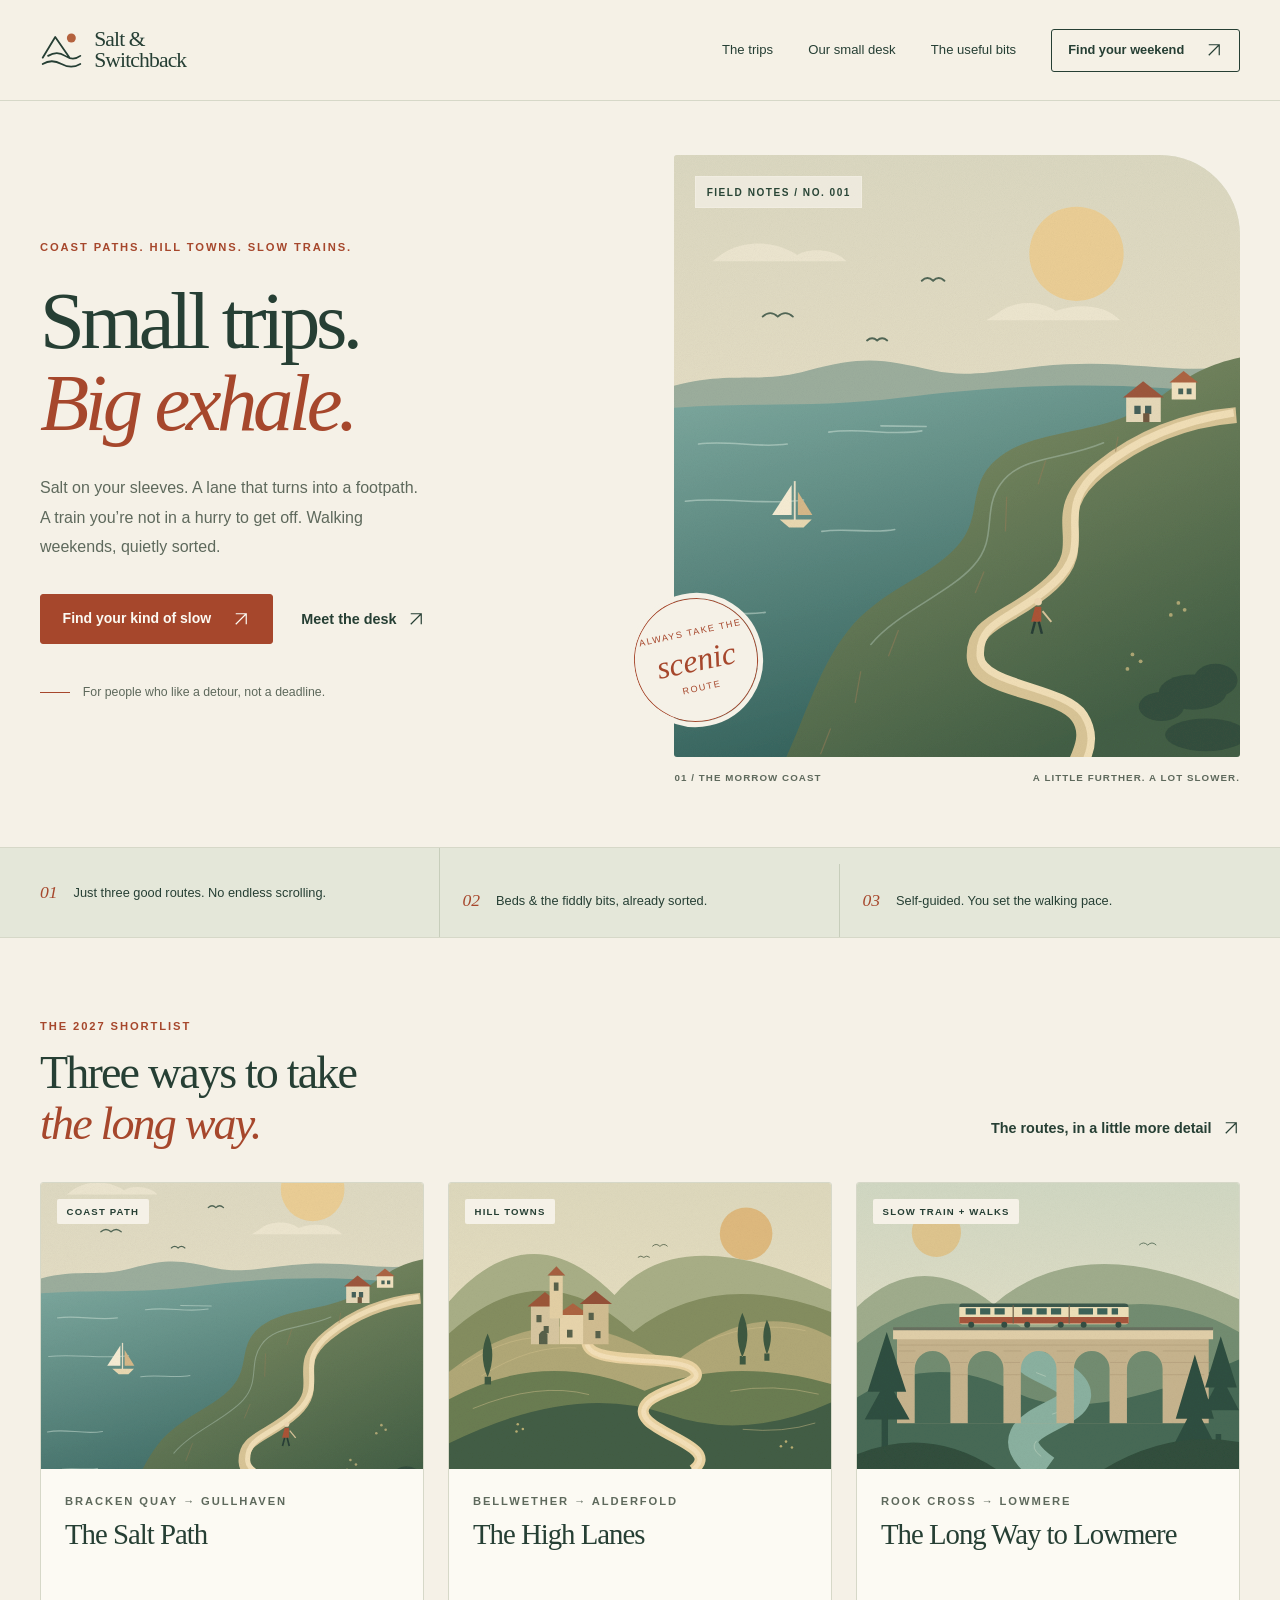
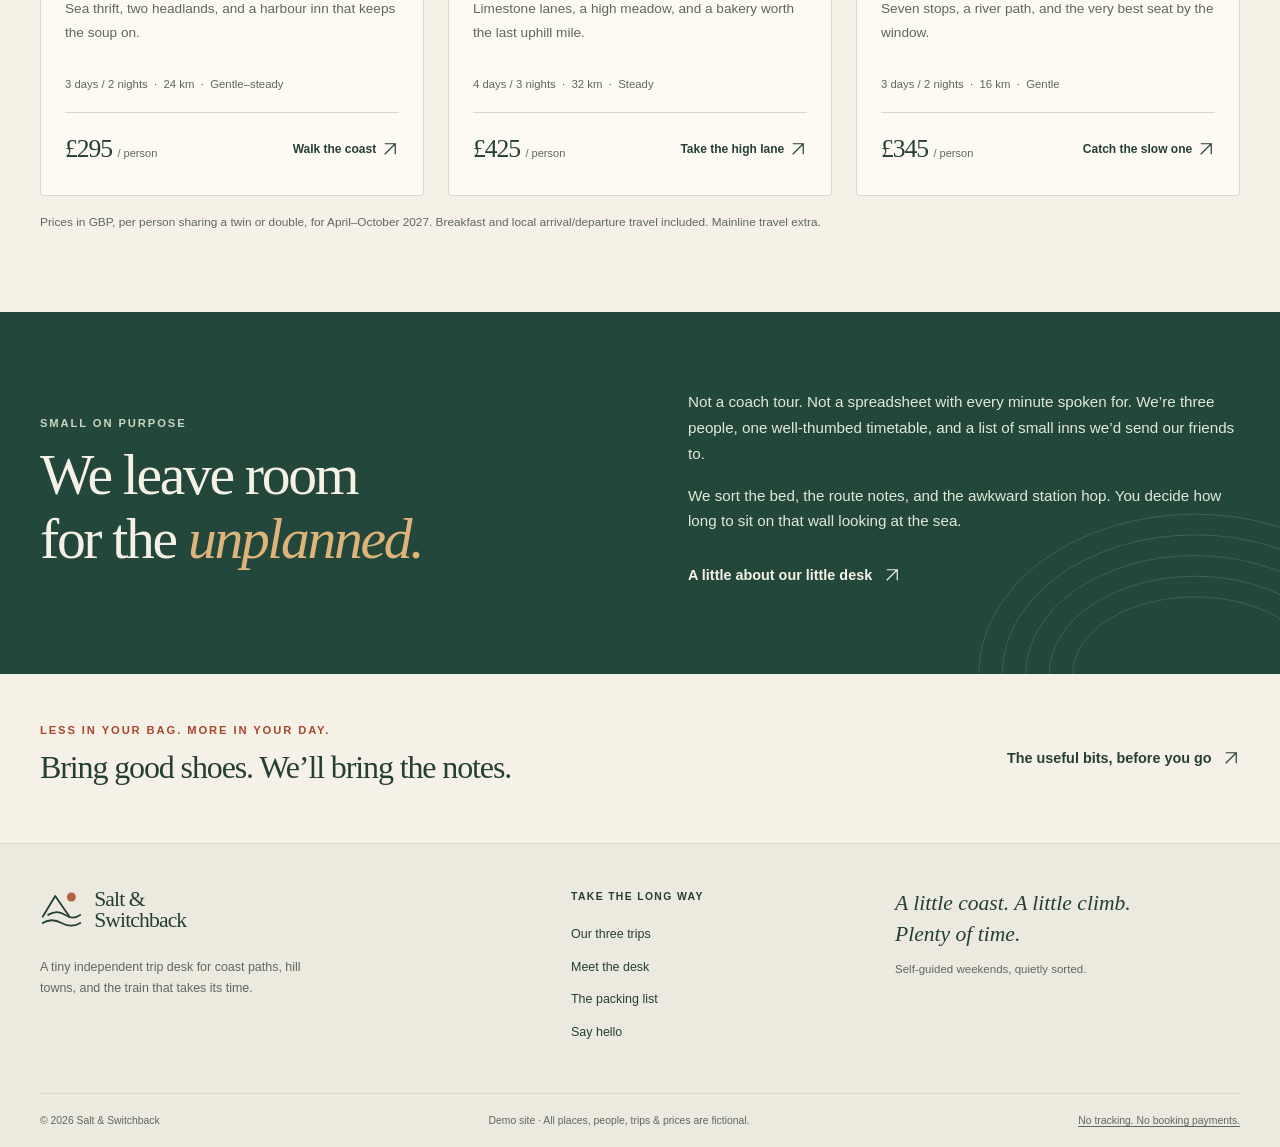
<file: site/index.html>
<!doctype html>
<html lang="en-GB">
<head>
  <meta charset="utf-8">
  <meta name="viewport" content="width=device-width, initial-scale=1">
  <title>Walking weekends, quietly sorted — Salt &amp; Switchback</title>
  <meta name="description" content="A tiny independent trip desk for self-guided coast paths, hill towns, and one slow train. Explore three fictional walking weekends from £295.">
  <meta name="theme-color" content="#23483b">
  <meta name="robots" content="noindex, nofollow">
  <meta property="og:type" content="website">
  <meta property="og:title" content="Walking weekends, quietly sorted — Salt &amp; Switchback">
  <meta property="og:description" content="A tiny independent trip desk for self-guided coast paths, hill towns, and one slow train. Explore three fictional walking weekends from £295.">
  <link rel="icon" href="assets/images/favicon.svg" type="image/svg+xml">
  <link rel="stylesheet" href="assets/css/styles.css">
  <script src="assets/js/site.js" defer></script>
</head>
<body>
<a class="skip-link" href="#main">Skip to content</a>
<header class="site-header"><div class="shell header-inner">
  <a class="brand" href="index.html" aria-label="Salt &amp; Switchback — home" aria-current="page"><svg class="brand-mark" viewBox="0 0 48 48" aria-hidden="true" focusable="false"><circle cx="35" cy="10" r="5" fill="#b4623e"/><path d="M3 32 17 9l16 23M9 30q10-6 19 0t17 0M3 39q10-6 21 0t21 0" fill="none" stroke="currentColor" stroke-width="2" stroke-linecap="round" stroke-linejoin="round"/></svg><span class="brand-name">Salt &amp;<br>Switchback</span></a>
  <button class="nav-toggle" type="button" data-menu-toggle aria-expanded="false" aria-controls="primary-nav">Menu<span class="menu-lines" aria-hidden="true"></span></button>
  <nav class="primary-nav" id="primary-nav" aria-label="Main navigation">
    <a class="nav-link" href="trips.html">The trips</a><a class="nav-link" href="about.html">Our small desk</a><a class="nav-link" href="practical.html">The useful bits</a><a class="button outline nav-cta" href="trips.html#routes">Find your weekend<svg class="arrow" viewBox="0 0 24 24" aria-hidden="true" focusable="false"><path d="M5 19 19 5M5 5h14v14"/></svg></a>
  </nav>
</div></header>
<main id="main" tabindex="-1">

<section class="shell home-hero" aria-labelledby="home-title">
  <div class="hero-copy"><p class="kicker rust">Coast paths. Hill towns. Slow trains.</p>
    <h1 id="home-title">Small trips.<br><em>Big exhale.</em></h1>
    <p class="hero-description">Salt on your sleeves. A lane that turns into a footpath. A train you’re not in a hurry to get off. Walking weekends, quietly sorted.</p>
    <div class="hero-actions"><a class="button" href="trips.html">Find your kind of slow<svg class="arrow" viewBox="0 0 24 24" aria-hidden="true" focusable="false"><path d="M5 19 19 5M5 5h14v14"/></svg></a><a class="text-link" href="about.html">Meet the desk<svg class="arrow" viewBox="0 0 24 24" aria-hidden="true" focusable="false"><path d="M5 19 19 5M5 5h14v14"/></svg></a></div>
    <p class="hero-field-note">For people who like a detour, not a deadline.</p>
  </div>
  <figure class="art-stage"><div class="hero-art"><img src="assets/images/morrow-coast.svg" width="900" height="1000" fetchpriority="high" alt="A hand-drawn Morrow coast: a pale trail winds past cottages above a green sea, with a lone walker and a sailboat."></div>
    <span class="art-label" aria-hidden="true">FIELD NOTES / NO. 001</span>
    <div class="scenic-stamp" aria-hidden="true"><span>ALWAYS TAKE THE</span><strong>scenic</strong><span>ROUTE</span></div>
    <figcaption class="art-caption"><span>01 / THE MORROW COAST</span><span>A LITTLE FURTHER. A LOT SLOWER.</span></figcaption>
  </figure>
</section>
<div class="proof-band"><div class="shell proof-inner">
  <p class="proof-item"><span>01</span>Just three good routes. No endless scrolling.</p>
  <p class="proof-item"><span>02</span>Beds &amp; the fiddly bits, already sorted.</p>
  <p class="proof-item"><span>03</span>Self-guided. You set the walking pace.</p>
</div></div>
<section class="shell section" aria-labelledby="shortlist-title">
  <div class="section-top"><div><p class="kicker rust">The 2027 shortlist</p><h2 class="section-title" id="shortlist-title">Three ways to take<br><em>the long way.</em></h2></div><a class="text-link" href="trips.html">The routes, in a little more detail<svg class="arrow" viewBox="0 0 24 24" aria-hidden="true" focusable="false"><path d="M5 19 19 5M5 5h14v14"/></svg></a></div>
  <div class="route-grid"><article class="route-card" aria-labelledby="card-salt-path">
      <div class="card-image"><img src="assets/images/morrow-coast.svg" width="900" height="1000" loading="lazy" decoding="async" alt="Illustration of a winding cliff path above a green-blue sea, with two cottages and a small sailboat."><span class="terrain-tag">Coast path</span></div>
      <div class="card-body"><p class="kicker muted">Bracken Quay → Gullhaven</p><h3 id="card-salt-path">The Salt Path</h3><p class="card-description">Sea thrift, two headlands, and a harbour inn that keeps the soup on.</p>
      <p class="card-meta">3 days / 2 nights &nbsp;·&nbsp; 24 km &nbsp;·&nbsp; Gentle–steady</p>
      <div class="card-bottom"><p class="card-price">£295 <span>/ person</span></p><a class="text-link" href="trips.html#salt-path">Walk the coast<svg class="arrow" viewBox="0 0 24 24" aria-hidden="true" focusable="false"><path d="M5 19 19 5M5 5h14v14"/></svg></a></div></div>
    </article><article class="route-card" aria-labelledby="card-high-lanes">
      <div class="card-image"><img src="assets/images/hill-towns.svg" width="900" height="680" loading="lazy" decoding="async" alt="Illustration of a limestone hill town, red roofs, olive-green ridges, and a pale path through the meadows."><span class="terrain-tag">Hill towns</span></div>
      <div class="card-body"><p class="kicker muted">Bellwether → Alderfold</p><h3 id="card-high-lanes">The High Lanes</h3><p class="card-description">Limestone lanes, a high meadow, and a bakery worth the last uphill mile.</p>
      <p class="card-meta">4 days / 3 nights &nbsp;·&nbsp; 32 km &nbsp;·&nbsp; Steady</p>
      <div class="card-bottom"><p class="card-price">£425 <span>/ person</span></p><a class="text-link" href="trips.html#high-lanes">Take the high lane<svg class="arrow" viewBox="0 0 24 24" aria-hidden="true" focusable="false"><path d="M5 19 19 5M5 5h14v14"/></svg></a></div></div>
    </article><article class="route-card" aria-labelledby="card-slow-train">
      <div class="card-image"><img src="assets/images/slow-train.svg" width="900" height="680" loading="lazy" decoding="async" alt="Illustration of a cream-and-rust local train crossing a stone viaduct above a wooded river valley."><span class="terrain-tag">Slow train + walks</span></div>
      <div class="card-body"><p class="kicker muted">Rook Cross → Lowmere</p><h3 id="card-slow-train">The Long Way to Lowmere</h3><p class="card-description">Seven stops, a river path, and the very best seat by the window.</p>
      <p class="card-meta">3 days / 2 nights &nbsp;·&nbsp; 16 km &nbsp;·&nbsp; Gentle</p>
      <div class="card-bottom"><p class="card-price">£345 <span>/ person</span></p><a class="text-link" href="trips.html#slow-train">Catch the slow one<svg class="arrow" viewBox="0 0 24 24" aria-hidden="true" focusable="false"><path d="M5 19 19 5M5 5h14v14"/></svg></a></div></div>
    </article></div>
  <p class="price-footnote">Prices in GBP, per person sharing a twin or double, for April–October 2027. Breakfast and local arrival/departure travel included. Mainline travel extra.</p>
</section>
<section class="green-note" aria-labelledby="unplanned-title">
  <svg class="contours" viewBox="0 0 500 400" aria-hidden="true"><g fill="none" stroke="currentColor"><ellipse cx="250" cy="200" rx="230" ry="170"/><ellipse cx="250" cy="200" rx="205" ry="148"/><ellipse cx="250" cy="200" rx="180" ry="126"/><ellipse cx="250" cy="200" rx="155" ry="104"/><ellipse cx="250" cy="200" rx="130" ry="82"/></g></svg>
  <div class="shell green-note-inner"><div><p class="kicker">Small on purpose</p><h2 class="section-title" id="unplanned-title">We leave room<br>for the <em>unplanned.</em></h2></div>
    <div><p>Not a coach tour. Not a spreadsheet with every minute spoken for. We’re three people, one well-thumbed timetable, and a list of small inns we’d send our friends to.</p><p>We sort the bed, the route notes, and the awkward station hop. You decide how long to sit on that wall looking at the sea.</p><a class="text-link" href="about.html">A little about our little desk<svg class="arrow" viewBox="0 0 24 24" aria-hidden="true" focusable="false"><path d="M5 19 19 5M5 5h14v14"/></svg></a></div>
  </div>
</section>
<section class="shell home-ending" aria-labelledby="ending-title"><div><p class="kicker rust">Less in your bag. More in your day.</p><h2 id="ending-title">Bring good shoes. We’ll bring the notes.</h2></div><a class="text-link" href="practical.html">The useful bits, before you go<svg class="arrow" viewBox="0 0 24 24" aria-hidden="true" focusable="false"><path d="M5 19 19 5M5 5h14v14"/></svg></a></section>

</main>
<footer class="site-footer"><div class="shell">
  <div class="footer-top">
    <div class="footer-brand"><a class="brand" href="index.html" aria-label="Salt &amp; Switchback — home"><svg class="brand-mark" viewBox="0 0 48 48" aria-hidden="true" focusable="false"><circle cx="35" cy="10" r="5" fill="#b4623e"/><path d="M3 32 17 9l16 23M9 30q10-6 19 0t17 0M3 39q10-6 21 0t21 0" fill="none" stroke="currentColor" stroke-width="2" stroke-linecap="round" stroke-linejoin="round"/></svg><span class="brand-name">Salt &amp;<br>Switchback</span></a><p class="footer-description">A tiny independent trip desk for coast paths, hill towns, and the train that takes its time.</p></div>
    <div><p class="footer-heading">Take the long way</p><ul class="footer-links">
      <li><a href="trips.html">Our three trips</a></li><li><a href="about.html">Meet the desk</a></li>
      <li><a href="practical.html#packing">The packing list</a></li><li><a href="about.html#say-hello">Say hello</a></li>
    </ul></div>
    <div><p class="footer-aside">A little coast. A little climb.<br>Plenty of time.</p><p>Self-guided weekends, quietly sorted.</p></div>
  </div>
  <div class="footer-bottom"><span>© 2026 Salt &amp; Switchback</span><span>Demo site · All places, people, trips &amp; prices are fictional.</span><a href="practical.html#small-print">No tracking. No booking payments.</a></div>
</div></footer>
</body>
</html>
</file>
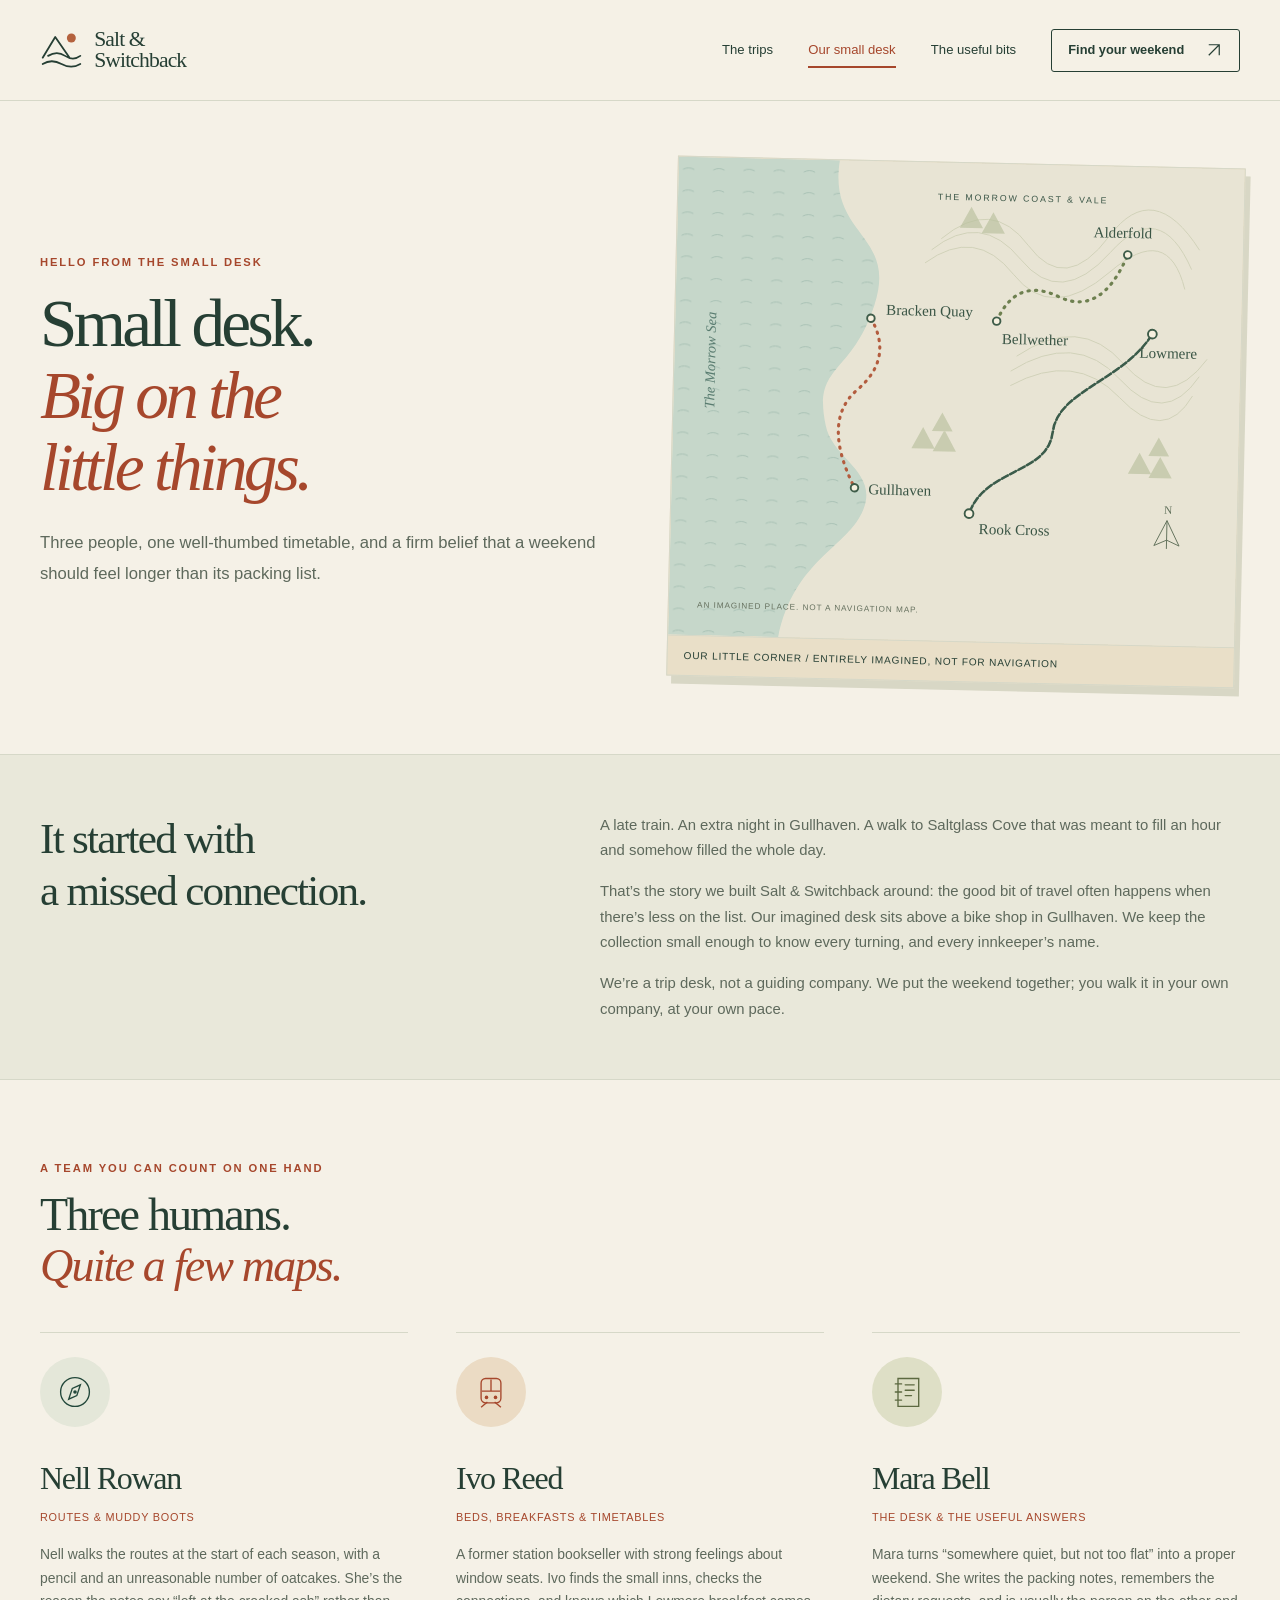
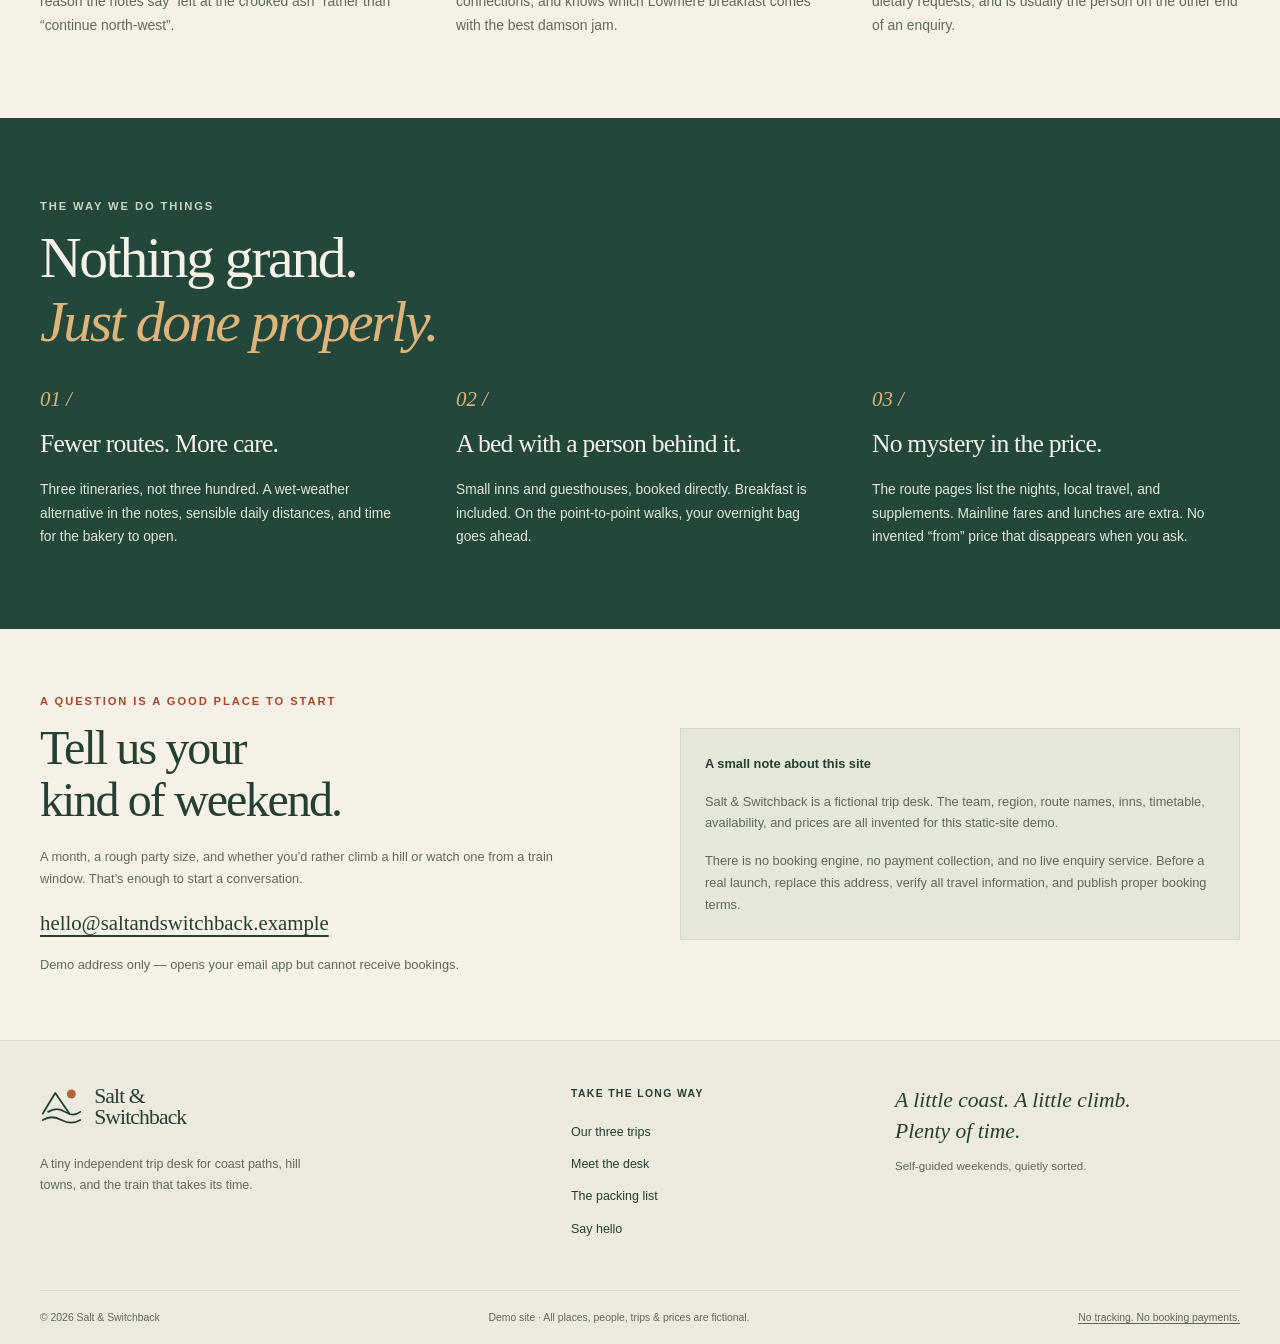
<file: site/about.html>
<!doctype html>
<html lang="en-GB">
<head>
  <meta charset="utf-8">
  <meta name="viewport" content="width=device-width, initial-scale=1">
  <title>Our small desk — Salt &amp; Switchback</title>
  <meta name="description" content="Meet Nell, Ivo and Mara, the fictional three-person Salt &amp; Switchback team. Small inns, carefully chosen paths, and the Morrow Line.">
  <meta name="theme-color" content="#23483b">
  <meta name="robots" content="noindex, nofollow">
  <meta property="og:type" content="website">
  <meta property="og:title" content="Our small desk — Salt &amp; Switchback">
  <meta property="og:description" content="Meet Nell, Ivo and Mara, the fictional three-person Salt &amp; Switchback team. Small inns, carefully chosen paths, and the Morrow Line.">
  <link rel="icon" href="assets/images/favicon.svg" type="image/svg+xml">
  <link rel="stylesheet" href="assets/css/styles.css">
  <script src="assets/js/site.js" defer></script>
</head>
<body>
<a class="skip-link" href="#main">Skip to content</a>
<header class="site-header"><div class="shell header-inner">
  <a class="brand" href="index.html" aria-label="Salt &amp; Switchback — home"><svg class="brand-mark" viewBox="0 0 48 48" aria-hidden="true" focusable="false"><circle cx="35" cy="10" r="5" fill="#b4623e"/><path d="M3 32 17 9l16 23M9 30q10-6 19 0t17 0M3 39q10-6 21 0t21 0" fill="none" stroke="currentColor" stroke-width="2" stroke-linecap="round" stroke-linejoin="round"/></svg><span class="brand-name">Salt &amp;<br>Switchback</span></a>
  <button class="nav-toggle" type="button" data-menu-toggle aria-expanded="false" aria-controls="primary-nav">Menu<span class="menu-lines" aria-hidden="true"></span></button>
  <nav class="primary-nav" id="primary-nav" aria-label="Main navigation">
    <a class="nav-link" href="trips.html">The trips</a><a class="nav-link" href="about.html" aria-current="page">Our small desk</a><a class="nav-link" href="practical.html">The useful bits</a><a class="button outline nav-cta" href="trips.html#routes">Find your weekend<svg class="arrow" viewBox="0 0 24 24" aria-hidden="true" focusable="false"><path d="M5 19 19 5M5 5h14v14"/></svg></a>
  </nav>
</div></header>
<main id="main" tabindex="-1">

<section class="shell about-hero" aria-labelledby="about-title"><div><p class="kicker rust">Hello from the small desk</p><h1 class="page-title" id="about-title">Small desk.<br><em>Big on the<br>little things.</em></h1><p class="page-lead">Three people, one well-thumbed timetable, and a firm belief that a weekend should feel longer than its packing list.</p></div>
  <figure class="about-map"><img src="assets/images/morrow-map.svg" width="900" height="760" alt="Sketch map of the fictional Morrow Coast and Vale: Bracken Quay and Gullhaven on the coast, Bellwether and Alderfold in the hills, and the rail line from Rook Cross to Lowmere."><figcaption>OUR LITTLE CORNER / ENTIRELY IMAGINED, NOT FOR NAVIGATION</figcaption></figure>
</section>
<section class="about-story" aria-labelledby="story-title"><div class="shell story-grid"><h2 id="story-title">It started with<br>a missed connection.</h2><div><p>A late train. An extra night in Gullhaven. A walk to Saltglass Cove that was meant to fill an hour and somehow filled the whole day.</p><p>That’s the story we built Salt &amp; Switchback around: the good bit of travel often happens when there’s less on the list. Our imagined desk sits above a bike shop in Gullhaven. We keep the collection small enough to know every turning, and every innkeeper’s name.</p><p>We’re a trip desk, not a guiding company. We put the weekend together; you walk it in your own company, at your own pace.</p></div></div></section>
<section class="shell section" id="the-desk" aria-labelledby="team-title"><p class="kicker rust">A team you can count on one hand</p><h2 class="section-title" id="team-title">Three humans.<br><em>Quite a few maps.</em></h2>
  <div class="team-grid">
    <article class="team-card"><div class="team-mark"><svg viewBox="0 0 40 40" aria-hidden="true"><circle cx="20" cy="20" r="16" fill="none" stroke="currentColor" stroke-width="1.5"/><path d="m26 12-4 12-9 4 4-12z" fill="none" stroke="currentColor" stroke-width="1.5"/><circle cx="20" cy="20" r="2" fill="currentColor"/></svg></div><h3>Nell Rowan</h3><p class="team-role">Routes &amp; muddy boots</p><p>Nell walks the routes at the start of each season, with a pencil and an unreasonable number of oatcakes. She’s the reason the notes say “left at the crooked ash” rather than “continue north-west”.</p></article>
    <article class="team-card"><div class="team-mark"><svg viewBox="0 0 40 40" aria-hidden="true"><rect x="9" y="5" width="22" height="27" rx="5" fill="none" stroke="currentColor" stroke-width="1.5"/><path d="M10 19h20M20 6v13M9 37l7-6m15 6-7-6" fill="none" stroke="currentColor" stroke-width="1.5"/><circle cx="15" cy="26" r="2" fill="currentColor"/><circle cx="25" cy="26" r="2" fill="currentColor"/></svg></div><h3>Ivo Reed</h3><p class="team-role">Beds, breakfasts &amp; timetables</p><p>A former station bookseller with strong feelings about window seats. Ivo finds the small inns, checks the connections, and knows which Lowmere breakfast comes with the best damson jam.</p></article>
    <article class="team-card"><div class="team-mark"><svg viewBox="0 0 40 40" aria-hidden="true"><path d="M10 5h23v31H10zM7 11h7m-7 9h7m-7 9h7m4-17h10m-10 6h10m-10 6h7" fill="none" stroke="currentColor" stroke-width="1.5" stroke-linecap="round"/></svg></div><h3>Mara Bell</h3><p class="team-role">The desk &amp; the useful answers</p><p>Mara turns “somewhere quiet, but not too flat” into a proper weekend. She writes the packing notes, remembers the dietary requests, and is usually the person on the other end of an enquiry.</p></article>
  </div>
</section>
<section class="green-note" aria-labelledby="principles-title"><div class="shell section"><p class="kicker">The way we do things</p><h2 class="section-title" id="principles-title">Nothing grand.<br><em>Just done properly.</em></h2><div class="principles">
  <article><span class="principle-number">01 /</span><h3>Fewer routes. More care.</h3><p>Three itineraries, not three hundred. A wet-weather alternative in the notes, sensible daily distances, and time for the bakery to open.</p></article>
  <article><span class="principle-number">02 /</span><h3>A bed with a person behind it.</h3><p>Small inns and guesthouses, booked directly. Breakfast is included. On the point-to-point walks, your overnight bag goes ahead.</p></article>
  <article><span class="principle-number">03 /</span><h3>No mystery in the price.</h3><p>The route pages list the nights, local travel, and supplements. Mainline fares and lunches are extra. No invented “from” price that disappears when you ask.</p></article>
</div></div></section>
<section class="shell contact-card" id="say-hello" aria-labelledby="contact-title"><div><p class="kicker rust">A question is a good place to start</p><h2 id="contact-title">Tell us your<br>kind of weekend.</h2><p class="contact-note" data-enquiry-intent>A month, a rough party size, and whether you’d rather climb a hill or watch one from a train window. That’s enough to start a conversation.</p><p style="margin-top:1.3rem"><a class="contact-email" data-enquiry-link href="mailto:hello@saltandswitchback.example?subject=A%20slow%20weekend">hello@saltandswitchback.example</a></p><p class="contact-note">Demo address only — opens your email app but cannot receive bookings.</p></div>
  <aside class="demo-notice"><p><strong>A small note about this site</strong></p><p>Salt &amp; Switchback is a fictional trip desk. The team, region, route names, inns, timetable, availability, and prices are all invented for this static-site demo.</p><p>There is no booking engine, no payment collection, and no live enquiry service. Before a real launch, replace this address, verify all travel information, and publish proper booking terms.</p></aside>
</section>

</main>
<footer class="site-footer"><div class="shell">
  <div class="footer-top">
    <div class="footer-brand"><a class="brand" href="index.html" aria-label="Salt &amp; Switchback — home"><svg class="brand-mark" viewBox="0 0 48 48" aria-hidden="true" focusable="false"><circle cx="35" cy="10" r="5" fill="#b4623e"/><path d="M3 32 17 9l16 23M9 30q10-6 19 0t17 0M3 39q10-6 21 0t21 0" fill="none" stroke="currentColor" stroke-width="2" stroke-linecap="round" stroke-linejoin="round"/></svg><span class="brand-name">Salt &amp;<br>Switchback</span></a><p class="footer-description">A tiny independent trip desk for coast paths, hill towns, and the train that takes its time.</p></div>
    <div><p class="footer-heading">Take the long way</p><ul class="footer-links">
      <li><a href="trips.html">Our three trips</a></li><li><a href="about.html">Meet the desk</a></li>
      <li><a href="practical.html#packing">The packing list</a></li><li><a href="about.html#say-hello">Say hello</a></li>
    </ul></div>
    <div><p class="footer-aside">A little coast. A little climb.<br>Plenty of time.</p><p>Self-guided weekends, quietly sorted.</p></div>
  </div>
  <div class="footer-bottom"><span>© 2026 Salt &amp; Switchback</span><span>Demo site · All places, people, trips &amp; prices are fictional.</span><a href="practical.html#small-print">No tracking. No booking payments.</a></div>
</div></footer>
</body>
</html>
</file>
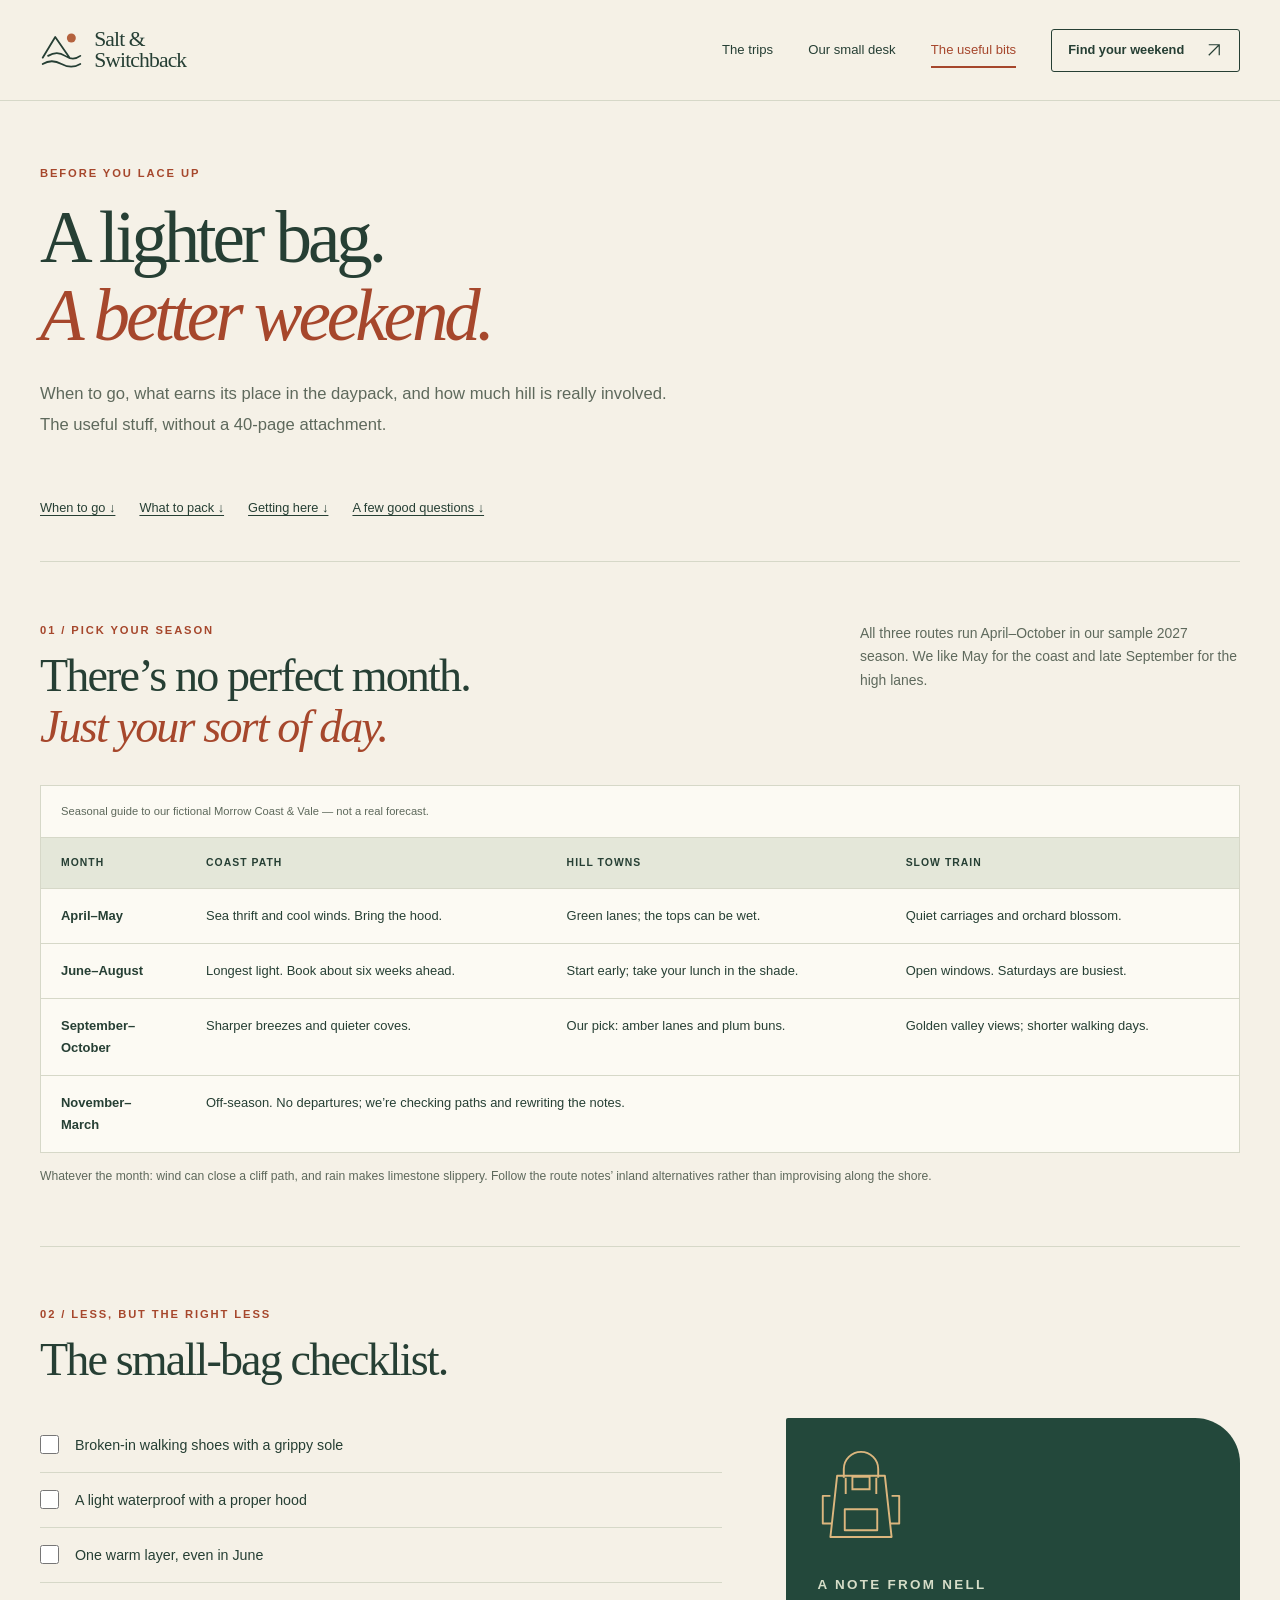
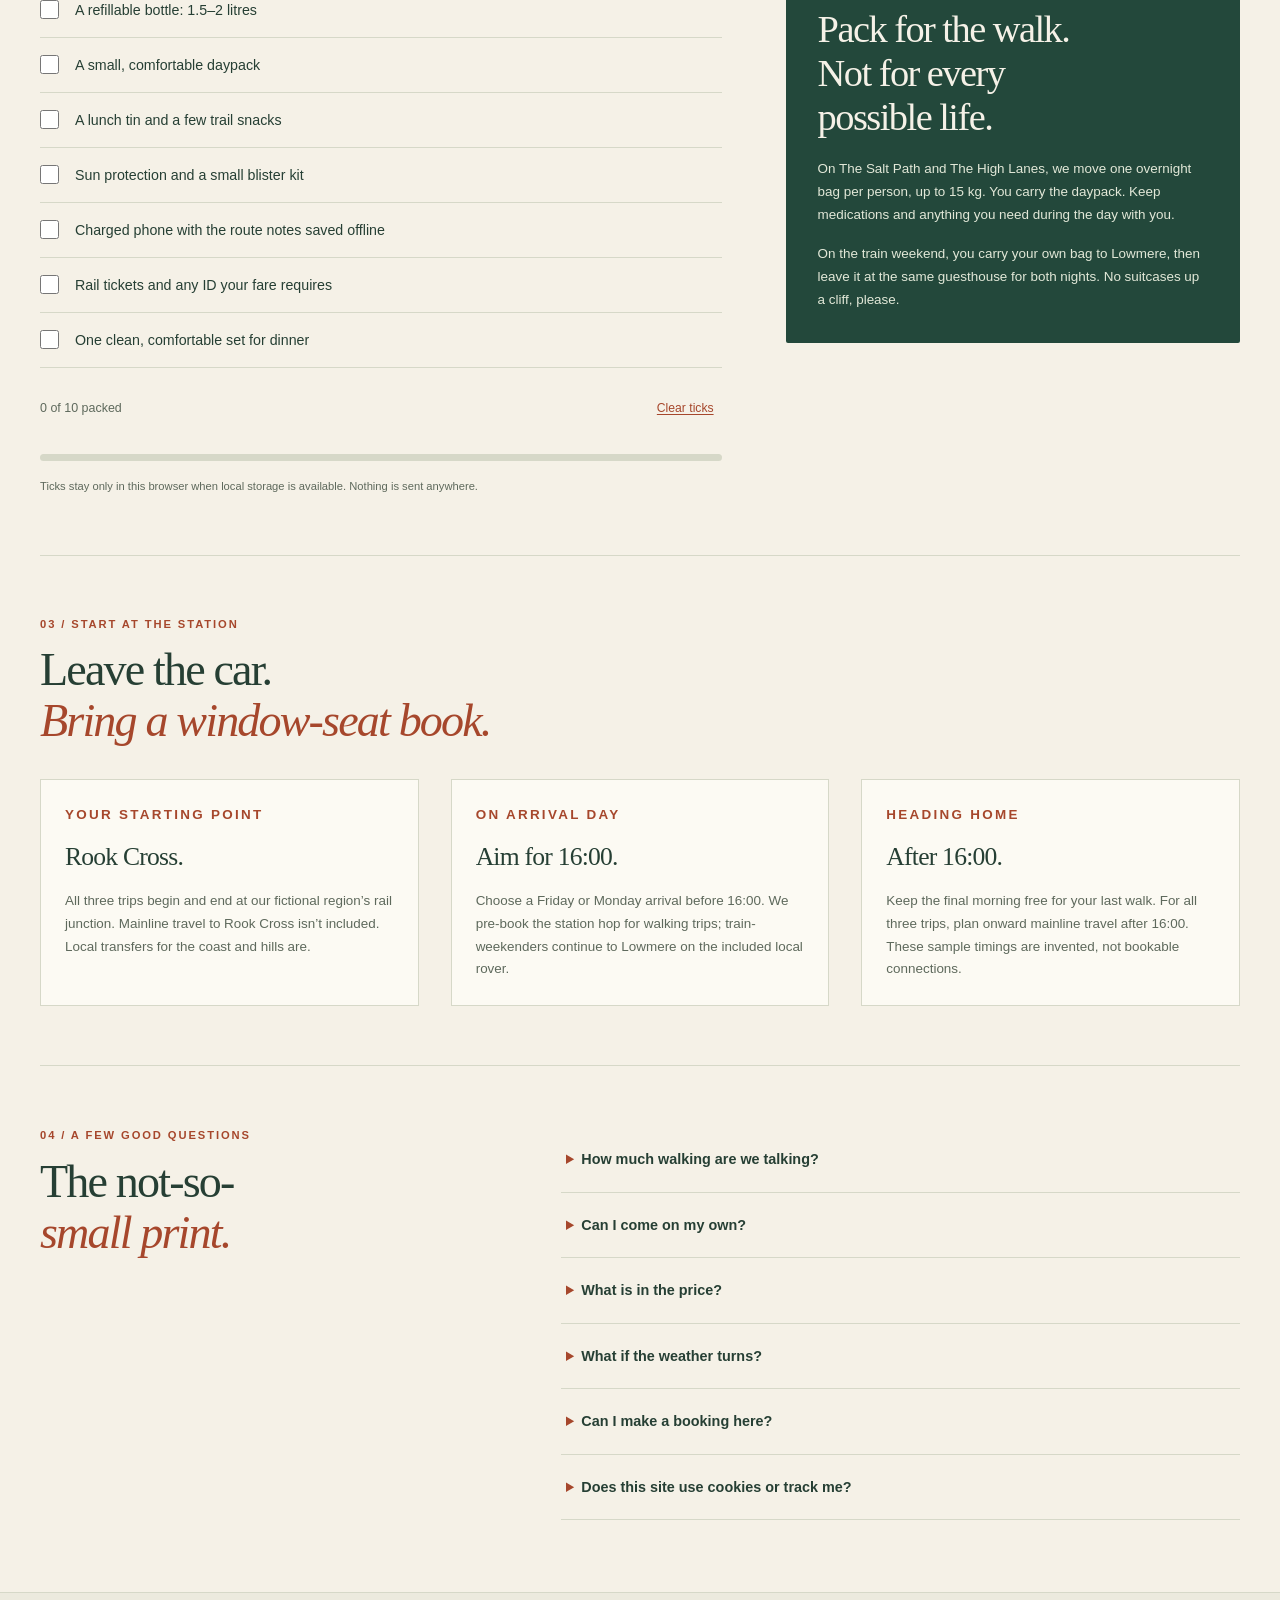
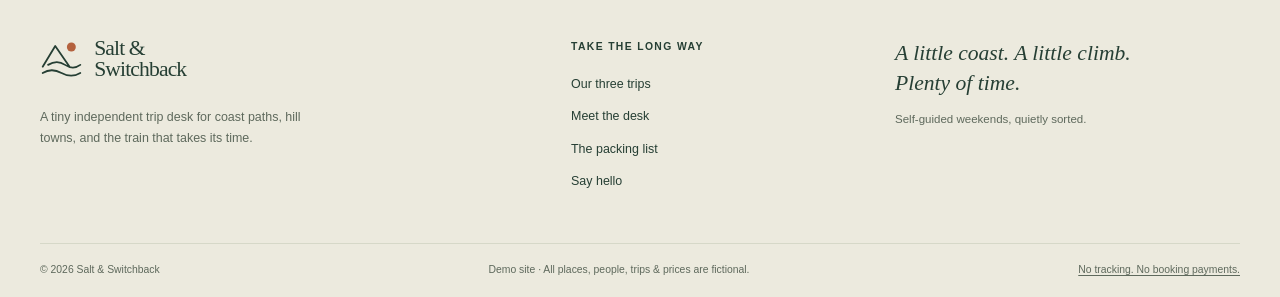
<file: site/practical.html>
<!doctype html>
<html lang="en-GB">
<head>
  <meta charset="utf-8">
  <meta name="viewport" content="width=device-width, initial-scale=1">
  <title>The useful bits — Salt &amp; Switchback</title>
  <meta name="description" content="Packing, when to go, station arrivals, route difficulty, single-room supplements, and a browser-saved checklist for our fictional walking weekends.">
  <meta name="theme-color" content="#23483b">
  <meta name="robots" content="noindex, nofollow">
  <meta property="og:type" content="website">
  <meta property="og:title" content="The useful bits — Salt &amp; Switchback">
  <meta property="og:description" content="Packing, when to go, station arrivals, route difficulty, single-room supplements, and a browser-saved checklist for our fictional walking weekends.">
  <link rel="icon" href="assets/images/favicon.svg" type="image/svg+xml">
  <link rel="stylesheet" href="assets/css/styles.css">
  <script src="assets/js/site.js" defer></script>
</head>
<body>
<a class="skip-link" href="#main">Skip to content</a>
<header class="site-header"><div class="shell header-inner">
  <a class="brand" href="index.html" aria-label="Salt &amp; Switchback — home"><svg class="brand-mark" viewBox="0 0 48 48" aria-hidden="true" focusable="false"><circle cx="35" cy="10" r="5" fill="#b4623e"/><path d="M3 32 17 9l16 23M9 30q10-6 19 0t17 0M3 39q10-6 21 0t21 0" fill="none" stroke="currentColor" stroke-width="2" stroke-linecap="round" stroke-linejoin="round"/></svg><span class="brand-name">Salt &amp;<br>Switchback</span></a>
  <button class="nav-toggle" type="button" data-menu-toggle aria-expanded="false" aria-controls="primary-nav">Menu<span class="menu-lines" aria-hidden="true"></span></button>
  <nav class="primary-nav" id="primary-nav" aria-label="Main navigation">
    <a class="nav-link" href="trips.html">The trips</a><a class="nav-link" href="about.html">Our small desk</a><a class="nav-link" href="practical.html" aria-current="page">The useful bits</a><a class="button outline nav-cta" href="trips.html#routes">Find your weekend<svg class="arrow" viewBox="0 0 24 24" aria-hidden="true" focusable="false"><path d="M5 19 19 5M5 5h14v14"/></svg></a>
  </nav>
</div></header>
<main id="main" tabindex="-1">

<div class="shell">
  <section class="page-intro" aria-labelledby="practical-title"><p class="kicker rust">Before you lace up</p><h1 class="page-title" id="practical-title">A lighter bag.<br><em>A better weekend.</em></h1><p class="page-lead">When to go, what earns its place in the daypack, and how much hill is really involved. The useful stuff, without a 40-page attachment.</p></section>
  <nav class="jump-links" aria-label="On this page"><a href="#when-to-go">When to go ↓</a><a href="#packing">What to pack ↓</a><a href="#getting-here">Getting here ↓</a><a href="#small-print">A few good questions ↓</a></nav>
  <section class="practical-section" id="when-to-go" aria-labelledby="season-title"><div class="section-top"><div><p class="kicker rust">01 / Pick your season</p><h2 class="section-title" id="season-title">There’s no perfect month.<br><em>Just your sort of day.</em></h2></div><p>All three routes run April–October in our sample 2027 season. We like May for the coast and late September for the high lanes.</p></div>
    <div class="table-scroll" role="region" aria-label="Scroll the seasonal guide horizontally on small screens" tabindex="0"><table><caption>Seasonal guide to our fictional Morrow Coast &amp; Vale — not a real forecast.</caption><thead><tr><th scope="col">Month</th><th scope="col">Coast path</th><th scope="col">Hill towns</th><th scope="col">Slow train</th></tr></thead><tbody>
      <tr><th scope="row">April–May</th><td>Sea thrift and cool winds. Bring the hood.</td><td>Green lanes; the tops can be wet.</td><td>Quiet carriages and orchard blossom.</td></tr>
      <tr><th scope="row">June–August</th><td>Longest light. Book about six weeks ahead.</td><td>Start early; take your lunch in the shade.</td><td>Open windows. Saturdays are busiest.</td></tr>
      <tr><th scope="row">September–October</th><td>Sharper breezes and quieter coves.</td><td>Our pick: amber lanes and plum buns.</td><td>Golden valley views; shorter walking days.</td></tr>
      <tr><th scope="row">November–March</th><td colspan="3">Off-season. No departures; we’re checking paths and rewriting the notes.</td></tr>
    </tbody></table></div><p class="season-note">Whatever the month: wind can close a cliff path, and rain makes limestone slippery. Follow the route notes’ inland alternatives rather than improvising along the shore.</p>
  </section>
  <section class="practical-section" id="packing" aria-labelledby="packing-title"><p class="kicker rust">02 / Less, but the right less</p><h2 class="section-title" id="packing-title">The small-bag checklist.</h2><div class="packing-layout"><div>
    <ul class="packing-list" data-packing-list><li><label for="pack-1"><input type="checkbox" id="pack-1" name="packing" value="1"><span>Broken-in walking shoes with a grippy sole</span></label></li><li><label for="pack-2"><input type="checkbox" id="pack-2" name="packing" value="2"><span>A light waterproof with a proper hood</span></label></li><li><label for="pack-3"><input type="checkbox" id="pack-3" name="packing" value="3"><span>One warm layer, even in June</span></label></li><li><label for="pack-4"><input type="checkbox" id="pack-4" name="packing" value="4"><span>A refillable bottle: 1.5–2 litres</span></label></li><li><label for="pack-5"><input type="checkbox" id="pack-5" name="packing" value="5"><span>A small, comfortable daypack</span></label></li><li><label for="pack-6"><input type="checkbox" id="pack-6" name="packing" value="6"><span>A lunch tin and a few trail snacks</span></label></li><li><label for="pack-7"><input type="checkbox" id="pack-7" name="packing" value="7"><span>Sun protection and a small blister kit</span></label></li><li><label for="pack-8"><input type="checkbox" id="pack-8" name="packing" value="8"><span>Charged phone with the route notes saved offline</span></label></li><li><label for="pack-9"><input type="checkbox" id="pack-9" name="packing" value="9"><span>Rail tickets and any ID your fare requires</span></label></li><li><label for="pack-10"><input type="checkbox" id="pack-10" name="packing" value="10"><span>One clean, comfortable set for dinner</span></label></li></ul>
    <div class="packing-tools" data-packing-tools hidden><div class="packing-progress"><span data-packing-count role="status" aria-live="polite" aria-atomic="true">0 of 10 packed</span><button class="clear-packing" type="button" data-clear-packing>Clear ticks</button></div><progress data-packing-progress max="10" value="0" aria-label="Packing progress"></progress><p class="storage-note">Ticks stay only in this browser when local storage is available. Nothing is sent anywhere.</p></div>
  </div><aside class="packing-note"><svg class="bag-drawing" viewBox="0 0 90 100" aria-hidden="true"><path d="M27 29v-9a18 18 0 0 1 36 0v9M20 27h50l7 64H13zM29 29v17m32-17v17M28 62h34v22H28zM13 48H5v29h9m63-29h8v29h-9" fill="none" stroke="currentColor" stroke-width="2" stroke-linejoin="round"/><path d="M36 28h18v13H36z" fill="none" stroke="currentColor" stroke-width="2"/></svg><p class="kicker">A note from Nell</p><h3>Pack for the walk.<br>Not for every<br>possible life.</h3><p>On The Salt Path and The High Lanes, we move one overnight bag per person, up to 15 kg. You carry the daypack. Keep medications and anything you need during the day with you.</p><p>On the train weekend, you carry your own bag to Lowmere, then leave it at the same guesthouse for both nights. No suitcases up a cliff, please.</p></aside></div></section>
  <section class="practical-section" id="getting-here" aria-labelledby="travel-title"><p class="kicker rust">03 / Start at the station</p><h2 class="section-title" id="travel-title">Leave the car.<br><em>Bring a window-seat book.</em></h2><div class="travel-grid">
    <article class="travel-card"><p class="kicker rust">Your starting point</p><h3>Rook Cross.</h3><p>All three trips begin and end at our fictional region’s rail junction. Mainline travel to Rook Cross isn’t included. Local transfers for the coast and hills are.</p></article>
    <article class="travel-card"><p class="kicker rust">On arrival day</p><h3>Aim for 16:00.</h3><p>Choose a Friday or Monday arrival before 16:00. We pre-book the station hop for walking trips; train-weekenders continue to Lowmere on the included local rover.</p></article>
    <article class="travel-card"><p class="kicker rust">Heading home</p><h3>After 16:00.</h3><p>Keep the final morning free for your last walk. For all three trips, plan onward mainline travel after 16:00. These sample timings are invented, not bookable connections.</p></article>
  </div></section>
  <section class="faq-layout" id="small-print" aria-labelledby="faq-title"><div><p class="kicker rust">04 / A few good questions</p><h2 class="section-title" id="faq-title">The not-so-<br><em>small print.</em></h2></div><div class="faq-list">
    <details><summary>How much walking are we talking?</summary><p>The Salt Path is 24 km over two walking days, with 520 m of total ascent. The High Lanes is 32 km over three walking days, with 980 m of ascent. The train weekend has two walks totalling 16 km and 240 m of ascent. Coast paths have exposed edges and uneven ground; the hill route has stiles and steep sections. None of these sample routes is step-free.</p></details>
    <details><summary>Can I come on my own?</summary><p>Yes. These are self-guided trips for one to six people, not scheduled groups. The listed prices assume two people sharing. A single room adds £65 on The Salt Path, £95 on The High Lanes, or £75 on the train weekend, per person for the whole trip.</p></details>
    <details><summary>What is in the price?</summary><p>Accommodation, breakfasts, offline route notes, daytime desk support, and local arrival/departure travel. Bags are moved on the two point-to-point walking routes; the rail trip includes a three-day Morrow Line rover instead. Prices are in GBP and include all applicable sample taxes. Mainline travel, other meals, drinks, and insurance are extra. Each <a href="trips.html">trip’s day-by-day section</a> has the exact list.</p></details>
    <details><summary>What if the weather turns?</summary><p>Carry a waterproof, download the notes before leaving the inn, and take the marked inland alternative if the exposed coast or high ground is unsafe. Don’t use a beach shortcut or a tide crossing. For a real trip, check a current local forecast and follow local closures; this fictional site is not navigation or safety advice.</p></details>
    <details><summary>Can I make a booking here?</summary><p>No. This is an imagined travel brand and a working static-site demo, not a live travel service. The region, timetable, team, routes, prices, and contact address are fictional. There is no payment form or booking backend.</p></details>
    <details><summary>Does this site use cookies or track me?</summary><p>No analytics, tracking scripts, third-party fonts, or cookies are included in the site code. If JavaScript is on and storage is available, your packing ticks are saved locally in this browser only. “Clear ticks” resets the checklist. Your hosting provider may keep its own access logs.</p></details>
  </div></section>
</div>

</main>
<footer class="site-footer"><div class="shell">
  <div class="footer-top">
    <div class="footer-brand"><a class="brand" href="index.html" aria-label="Salt &amp; Switchback — home"><svg class="brand-mark" viewBox="0 0 48 48" aria-hidden="true" focusable="false"><circle cx="35" cy="10" r="5" fill="#b4623e"/><path d="M3 32 17 9l16 23M9 30q10-6 19 0t17 0M3 39q10-6 21 0t21 0" fill="none" stroke="currentColor" stroke-width="2" stroke-linecap="round" stroke-linejoin="round"/></svg><span class="brand-name">Salt &amp;<br>Switchback</span></a><p class="footer-description">A tiny independent trip desk for coast paths, hill towns, and the train that takes its time.</p></div>
    <div><p class="footer-heading">Take the long way</p><ul class="footer-links">
      <li><a href="trips.html">Our three trips</a></li><li><a href="about.html">Meet the desk</a></li>
      <li><a href="practical.html#packing">The packing list</a></li><li><a href="about.html#say-hello">Say hello</a></li>
    </ul></div>
    <div><p class="footer-aside">A little coast. A little climb.<br>Plenty of time.</p><p>Self-guided weekends, quietly sorted.</p></div>
  </div>
  <div class="footer-bottom"><span>© 2026 Salt &amp; Switchback</span><span>Demo site · All places, people, trips &amp; prices are fictional.</span><a href="practical.html#small-print">No tracking. No booking payments.</a></div>
</div></footer>
</body>
</html>
</file>
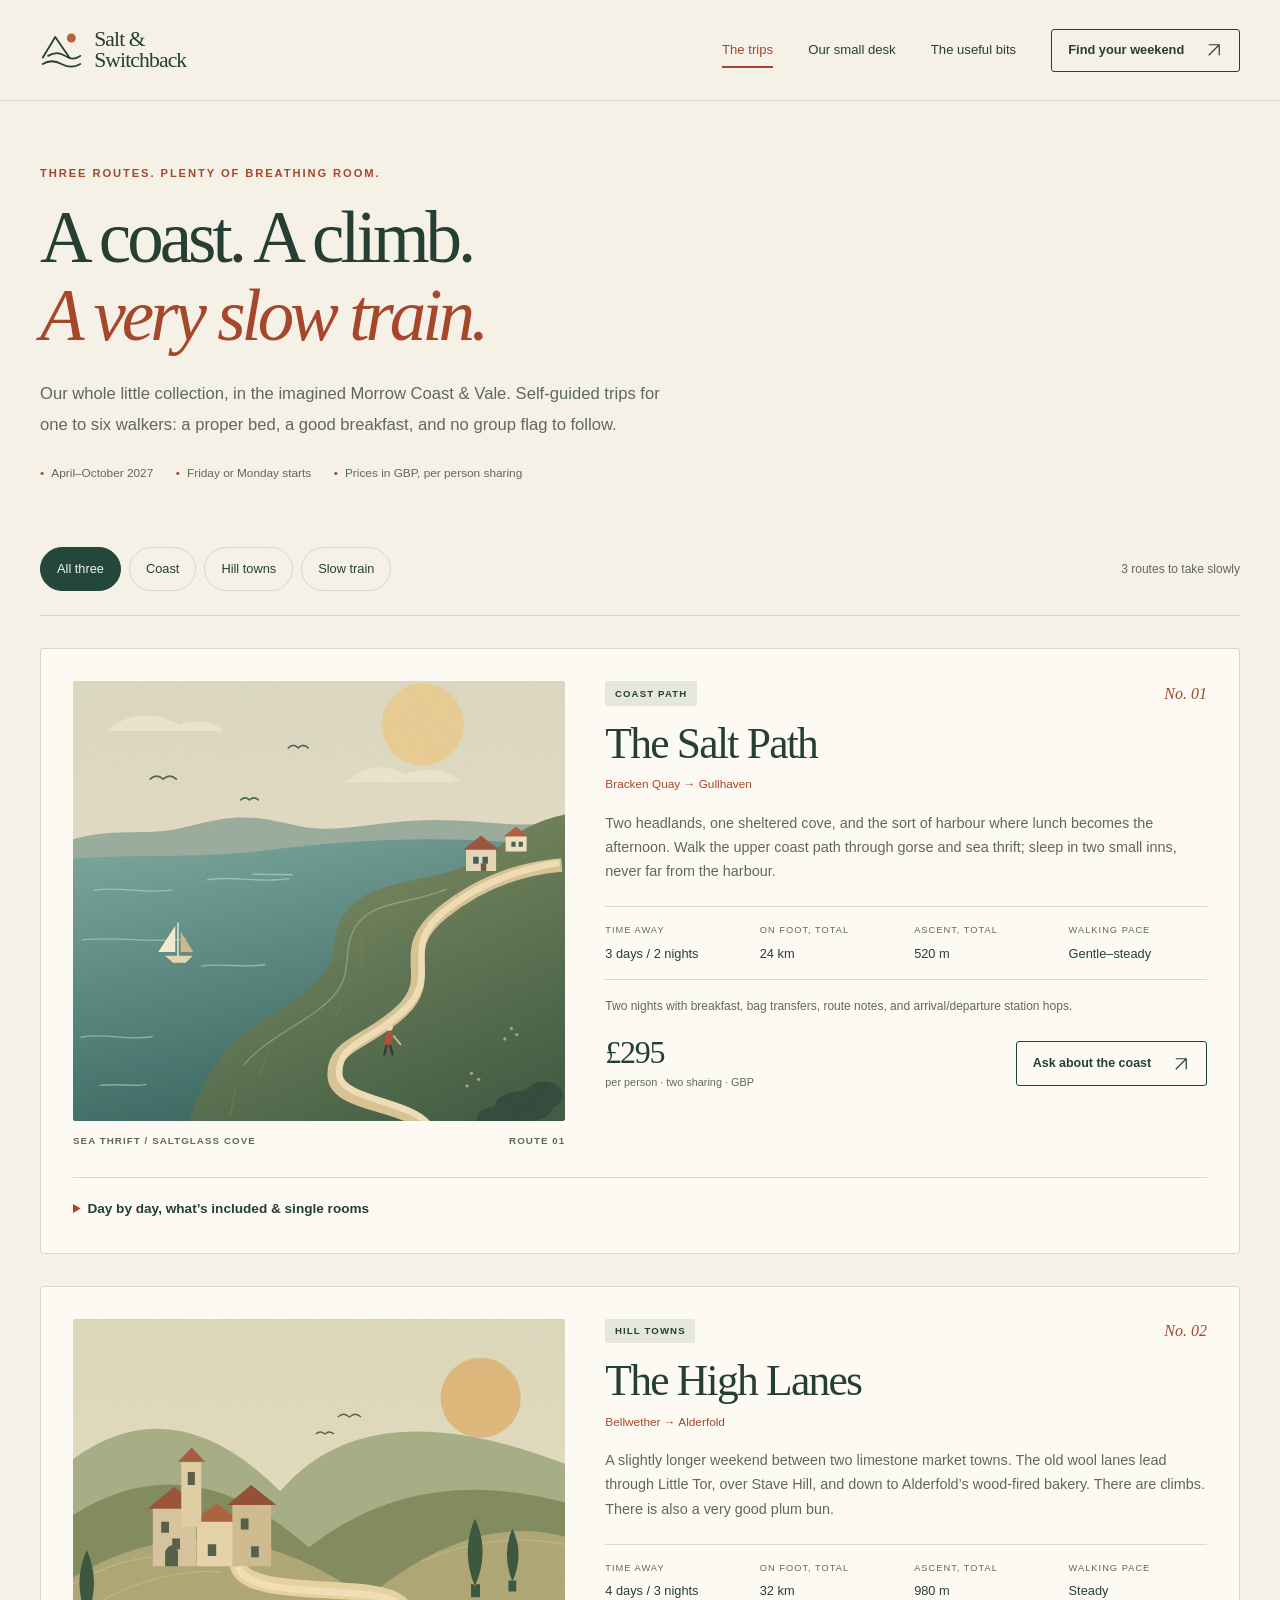
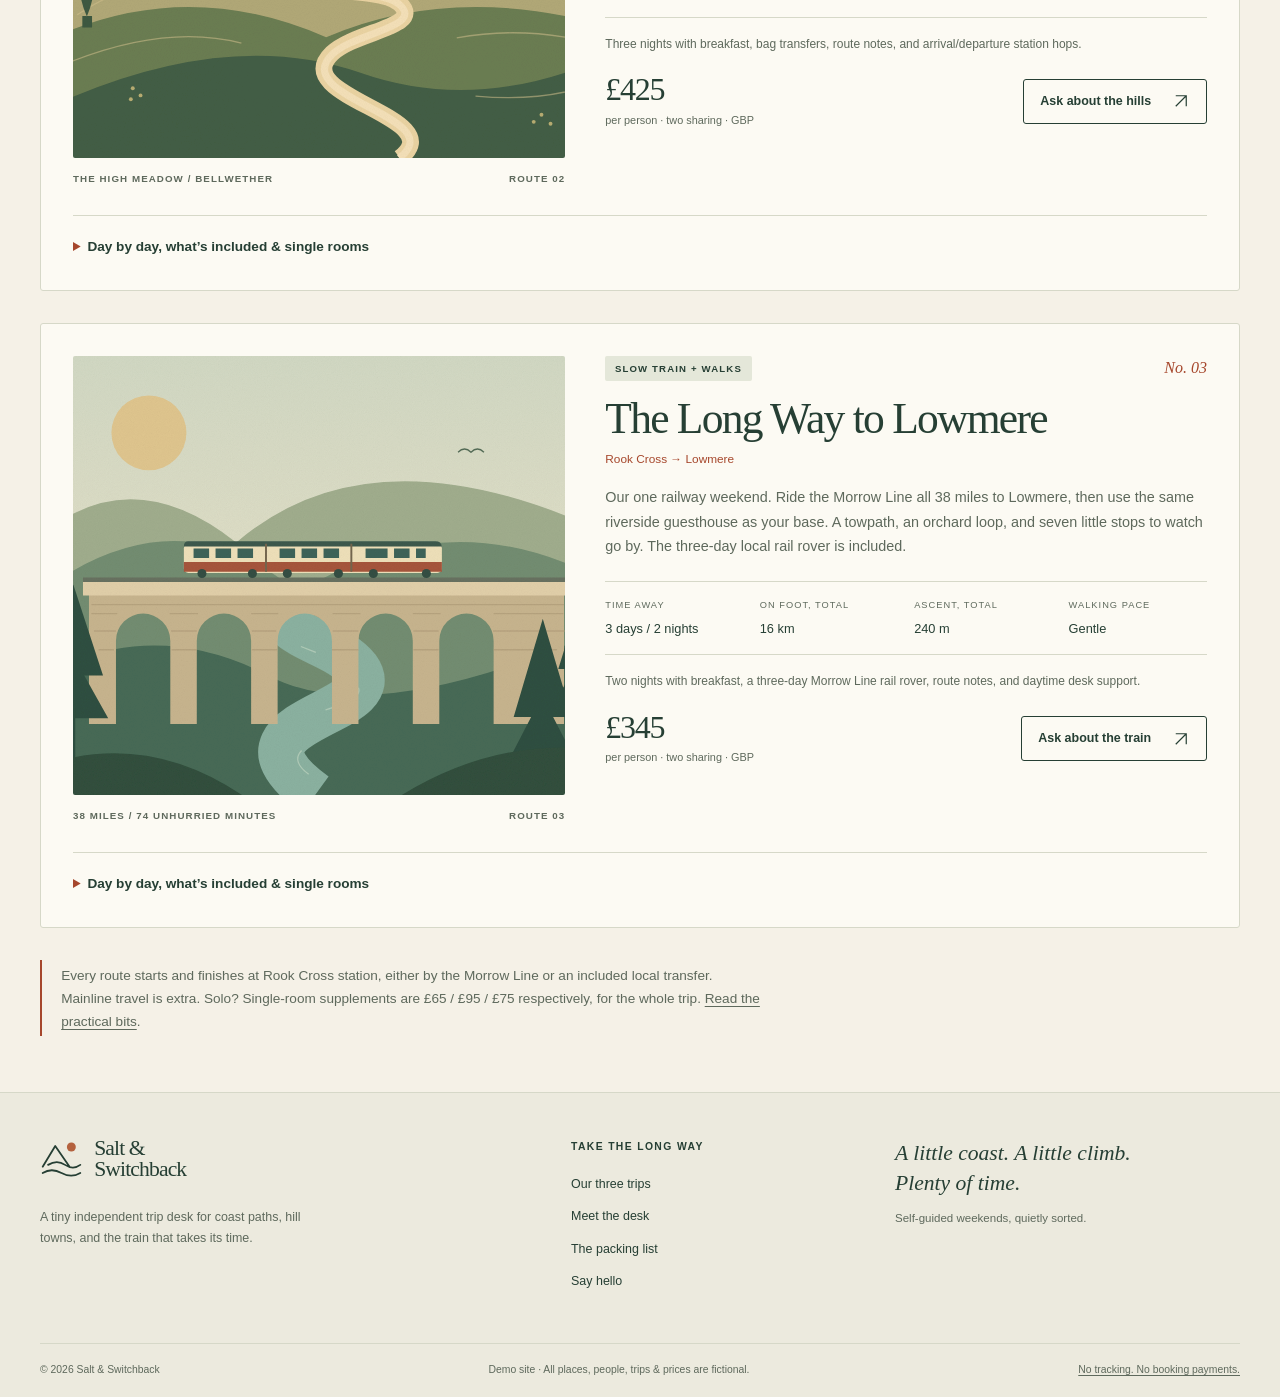
<file: site/trips.html>
<!doctype html>
<html lang="en-GB">
<head>
  <meta charset="utf-8">
  <meta name="viewport" content="width=device-width, initial-scale=1">
  <title>The trips — Salt &amp; Switchback</title>
  <meta name="description" content="Three self-guided trips in the fictional Morrow Coast &amp; Vale: The Salt Path (£295), The High Lanes (£425), and The Long Way to Lowmere (£345).">
  <meta name="theme-color" content="#23483b">
  <meta name="robots" content="noindex, nofollow">
  <meta property="og:type" content="website">
  <meta property="og:title" content="The trips — Salt &amp; Switchback">
  <meta property="og:description" content="Three self-guided trips in the fictional Morrow Coast &amp; Vale: The Salt Path (£295), The High Lanes (£425), and The Long Way to Lowmere (£345).">
  <link rel="icon" href="assets/images/favicon.svg" type="image/svg+xml">
  <link rel="stylesheet" href="assets/css/styles.css">
  <script src="assets/js/site.js" defer></script>
</head>
<body>
<a class="skip-link" href="#main">Skip to content</a>
<header class="site-header"><div class="shell header-inner">
  <a class="brand" href="index.html" aria-label="Salt &amp; Switchback — home"><svg class="brand-mark" viewBox="0 0 48 48" aria-hidden="true" focusable="false"><circle cx="35" cy="10" r="5" fill="#b4623e"/><path d="M3 32 17 9l16 23M9 30q10-6 19 0t17 0M3 39q10-6 21 0t21 0" fill="none" stroke="currentColor" stroke-width="2" stroke-linecap="round" stroke-linejoin="round"/></svg><span class="brand-name">Salt &amp;<br>Switchback</span></a>
  <button class="nav-toggle" type="button" data-menu-toggle aria-expanded="false" aria-controls="primary-nav">Menu<span class="menu-lines" aria-hidden="true"></span></button>
  <nav class="primary-nav" id="primary-nav" aria-label="Main navigation">
    <a class="nav-link" href="trips.html" aria-current="page">The trips</a><a class="nav-link" href="about.html">Our small desk</a><a class="nav-link" href="practical.html">The useful bits</a><a class="button outline nav-cta" href="trips.html#routes">Find your weekend<svg class="arrow" viewBox="0 0 24 24" aria-hidden="true" focusable="false"><path d="M5 19 19 5M5 5h14v14"/></svg></a>
  </nav>
</div></header>
<main id="main" tabindex="-1">

<div class="shell"><section class="page-intro" aria-labelledby="trips-title"><p class="kicker rust">Three routes. Plenty of breathing room.</p><h1 class="page-title" id="trips-title">A coast. A climb.<br><em>A very slow train.</em></h1>
  <p class="page-lead">Our whole little collection, in the imagined Morrow Coast &amp; Vale. Self-guided trips for one to six walkers: a proper bed, a good breakfast, and no group flag to follow.</p>
  <div class="intro-meta"><span>April–October 2027</span><span>Friday or Monday starts</span><span>Prices in GBP, per person sharing</span></div>
</section>
<section id="routes" aria-label="Choose a walking weekend">
  <div class="filters" data-trip-filters hidden><div class="filter-buttons" role="group" aria-label="Filter trips by landscape">
    <button type="button" class="filter-button" data-filter="all" aria-pressed="true">All three</button>
    <button type="button" class="filter-button" data-filter="coast" aria-pressed="false">Coast</button>
    <button type="button" class="filter-button" data-filter="hills" aria-pressed="false">Hill towns</button>
    <button type="button" class="filter-button" data-filter="rail" aria-pressed="false">Slow train</button>
  </div><p class="result-count" data-result-count role="status" aria-live="polite" aria-atomic="true">3 routes to take slowly</p></div>
  <div class="routes-list"><article class="route-detail" id="salt-path" data-terrain="coast" aria-labelledby="title-salt-path">
      <figure class="route-side"><img src="assets/images/morrow-coast.svg" width="900" height="1000" alt="Illustration of a winding cliff path above a green-blue sea, with two cottages and a small sailboat." loading="lazy" decoding="async"><figcaption class="art-caption"><span>SEA THRIFT / SALTGLASS COVE</span><span>ROUTE 01</span></figcaption></figure>
      <div class="route-copy"><div class="route-topline"><span class="terrain-tag">Coast path</span><span class="route-number">No. 01</span></div>
        <h2 id="title-salt-path">The Salt Path</h2><p class="route-location">Bracken Quay → Gullhaven</p><p class="route-description">Two headlands, one sheltered cove, and the sort of harbour where lunch becomes the afternoon. Walk the upper coast path through gorse and sea thrift; sleep in two small inns, never far from the harbour.</p>
        <dl class="route-stats"><div><dt>Time away</dt><dd>3 days / 2 nights</dd></div><div><dt>On foot, total</dt><dd>24 km</dd></div><div><dt>Ascent, total</dt><dd>520 m</dd></div><div><dt>Walking pace</dt><dd>Gentle–steady</dd></div></dl>
        <p class="trip-inclusion">Two nights with breakfast, bag transfers, route notes, and arrival/departure station hops.</p>
        <div class="trip-booking"><p class="trip-price">£295<span>per person · two sharing · GBP</span></p><a class="button outline" href="about.html?trip=salt-path#say-hello">Ask about the coast<svg class="arrow" viewBox="0 0 24 24" aria-hidden="true" focusable="false"><path d="M5 19 19 5M5 5h14v14"/></svg></a></div>
      </div>
      <details class="itinerary"><summary>Day by day, what’s included &amp; single rooms</summary><div class="itinerary-grid">
        <ol class="itinerary-days"><li><span>Day 1</span><p>Arrive at Rook Cross by 16:00. We take you to Bracken Quay and your first harbour inn. Collect the route notes; find fish pie. No scheduled walk.</p></li><li><span>Day 2</span><p>Bracken Quay to Saltglass Cove, 12 km. Follow the sea-thrift cliffs, then the sheltered gorse lane. Your bag goes ahead to the cove inn.</p></li><li><span>Day 3</span><p>Saltglass Cove to Gullhaven, 12 km. Take the upper headland path, not the tide-dependent beach cut. Your bag meets you for the station transfer; book onward travel after 16:00.</p></li></ol><aside class="inclusion-box" aria-label="What is included in The Salt Path"><h3>Already taken care of</h3><ul><li>2 nights in small inns, with breakfast</li><li>Bags moved between inns and to your final transfer</li><li>Arrival and departure Rook Cross transfers</li><li>Offline route notes and daytime desk support</li></ul><p><strong>Not included:</strong> Mainline travel to Rook Cross, lunches, dinners, drinks, and travel insurance. Single-room supplement: £65 for the trip.</p></aside>
      </div></details>
    </article><article class="route-detail" id="high-lanes" data-terrain="hills" aria-labelledby="title-high-lanes">
      <figure class="route-side"><img src="assets/images/hill-towns.svg" width="900" height="680" alt="Illustration of a limestone hill town, red roofs, olive-green ridges, and a pale path through the meadows." loading="lazy" decoding="async"><figcaption class="art-caption"><span>THE HIGH MEADOW / BELLWETHER</span><span>ROUTE 02</span></figcaption></figure>
      <div class="route-copy"><div class="route-topline"><span class="terrain-tag">Hill towns</span><span class="route-number">No. 02</span></div>
        <h2 id="title-high-lanes">The High Lanes</h2><p class="route-location">Bellwether → Alderfold</p><p class="route-description">A slightly longer weekend between two limestone market towns. The old wool lanes lead through Little Tor, over Stave Hill, and down to Alderfold’s wood-fired bakery. There are climbs. There is also a very good plum bun.</p>
        <dl class="route-stats"><div><dt>Time away</dt><dd>4 days / 3 nights</dd></div><div><dt>On foot, total</dt><dd>32 km</dd></div><div><dt>Ascent, total</dt><dd>980 m</dd></div><div><dt>Walking pace</dt><dd>Steady</dd></div></dl>
        <p class="trip-inclusion">Three nights with breakfast, bag transfers, route notes, and arrival/departure station hops.</p>
        <div class="trip-booking"><p class="trip-price">£425<span>per person · two sharing · GBP</span></p><a class="button outline" href="about.html?trip=high-lanes#say-hello">Ask about the hills<svg class="arrow" viewBox="0 0 24 24" aria-hidden="true" focusable="false"><path d="M5 19 19 5M5 5h14v14"/></svg></a></div>
      </div>
      <details class="itinerary"><summary>Day by day, what’s included &amp; single rooms</summary><div class="itinerary-grid">
        <ol class="itinerary-days"><li><span>Day 1</span><p>Arrive at Rook Cross by 16:00 for the transfer to Bellwether. Settle into the Old Loom inn and take a turn around the market square.</p></li><li><span>Day 2</span><p>Bellwether to Little Tor, 10 km. Climb the old wool lane, picnic beside the dry-stone sheepfold, then drop into the hamlet for the night.</p></li><li><span>Day 3</span><p>Little Tor to Alderfold via Stave Hill, 12 km. This is the big-view day and the steepest stretch. Your bag takes the easier way to the town inn.</p></li><li><span>Day 4</span><p>An easy-paced 10 km orchard-and-meadow loop from Alderfold. Bags wait at the inn. We return you to Rook Cross for onward travel booked after 16:00.</p></li></ol><aside class="inclusion-box" aria-label="What is included in The High Lanes"><h3>Already taken care of</h3><ul><li>3 nights in small inns, with breakfast</li><li>Bags moved between inns and to your final transfer</li><li>Arrival and departure Rook Cross transfers</li><li>Offline route notes and daytime desk support</li></ul><p><strong>Not included:</strong> Mainline travel to Rook Cross, lunches, dinners, drinks, and travel insurance. Single-room supplement: £95 for the trip.</p></aside>
      </div></details>
    </article><article class="route-detail" id="slow-train" data-terrain="rail" aria-labelledby="title-slow-train">
      <figure class="route-side"><img src="assets/images/slow-train.svg" width="900" height="680" alt="Illustration of a cream-and-rust local train crossing a stone viaduct above a wooded river valley." loading="lazy" decoding="async"><figcaption class="art-caption"><span>38 MILES / 74 UNHURRIED MINUTES</span><span>ROUTE 03</span></figcaption></figure>
      <div class="route-copy"><div class="route-topline"><span class="terrain-tag">Slow train + walks</span><span class="route-number">No. 03</span></div>
        <h2 id="title-slow-train">The Long Way to Lowmere</h2><p class="route-location">Rook Cross → Lowmere</p><p class="route-description">Our one railway weekend. Ride the Morrow Line all 38 miles to Lowmere, then use the same riverside guesthouse as your base. A towpath, an orchard loop, and seven little stops to watch go by. The three-day local rail rover is included.</p>
        <dl class="route-stats"><div><dt>Time away</dt><dd>3 days / 2 nights</dd></div><div><dt>On foot, total</dt><dd>16 km</dd></div><div><dt>Ascent, total</dt><dd>240 m</dd></div><div><dt>Walking pace</dt><dd>Gentle</dd></div></dl>
        <p class="trip-inclusion">Two nights with breakfast, a three-day Morrow Line rail rover, route notes, and daytime desk support.</p>
        <div class="trip-booking"><p class="trip-price">£345<span>per person · two sharing · GBP</span></p><a class="button outline" href="about.html?trip=slow-train#say-hello">Ask about the train<svg class="arrow" viewBox="0 0 24 24" aria-hidden="true" focusable="false"><path d="M5 19 19 5M5 5h14v14"/></svg></a></div>
      </div>
      <details class="itinerary"><summary>Day by day, what’s included &amp; single rooms</summary><div class="itinerary-grid">
        <ol class="itinerary-days"><li><span>Day 1</span><p>Arrive at Rook Cross by 16:00 and board the Morrow Line to Lowmere: 38 miles in 74 minutes. Walk the short level lane to your riverside guesthouse. Carry your own overnight bag; there is no hotel change.</p></li><li><span>Day 2</span><p>Follow the river upstream to Moss Halt, 10 km, stopping at the old mill tea room. Use your rover for the one-stop train back to Lowmere.</p></li><li><span>Day 3</span><p>Take the 6 km orchard loop before returning to Rook Cross by train. Book any onward mainline travel after 16:00. The rover covers your return on the Morrow Line.</p></li></ol><aside class="inclusion-box" aria-label="What is included in The Long Way to Lowmere"><h3>Already taken care of</h3><ul><li>2 nights at the same guesthouse, with breakfast</li><li>3-day Morrow Line rover, Rook Cross–Lowmere</li><li>Offline notes for both walks</li><li>Daytime desk support</li></ul><p><strong>Not included:</strong> Mainline travel to Rook Cross, meals other than breakfast, drinks, insurance, and luggage portering. Single-room supplement: £75 for the trip.</p></aside>
      </div></details>
    </article>
    <p class="route-bottom-note">Every route starts and finishes at Rook Cross station, either by the Morrow Line or an included local transfer. Mainline travel is extra. Solo? Single-room supplements are £65 / £95 / £75 respectively, for the whole trip. <a href="practical.html">Read the practical bits</a>.</p>
  </div>
</section></div>

</main>
<footer class="site-footer"><div class="shell">
  <div class="footer-top">
    <div class="footer-brand"><a class="brand" href="index.html" aria-label="Salt &amp; Switchback — home"><svg class="brand-mark" viewBox="0 0 48 48" aria-hidden="true" focusable="false"><circle cx="35" cy="10" r="5" fill="#b4623e"/><path d="M3 32 17 9l16 23M9 30q10-6 19 0t17 0M3 39q10-6 21 0t21 0" fill="none" stroke="currentColor" stroke-width="2" stroke-linecap="round" stroke-linejoin="round"/></svg><span class="brand-name">Salt &amp;<br>Switchback</span></a><p class="footer-description">A tiny independent trip desk for coast paths, hill towns, and the train that takes its time.</p></div>
    <div><p class="footer-heading">Take the long way</p><ul class="footer-links">
      <li><a href="trips.html">Our three trips</a></li><li><a href="about.html">Meet the desk</a></li>
      <li><a href="practical.html#packing">The packing list</a></li><li><a href="about.html#say-hello">Say hello</a></li>
    </ul></div>
    <div><p class="footer-aside">A little coast. A little climb.<br>Plenty of time.</p><p>Self-guided weekends, quietly sorted.</p></div>
  </div>
  <div class="footer-bottom"><span>© 2026 Salt &amp; Switchback</span><span>Demo site · All places, people, trips &amp; prices are fictional.</span><a href="practical.html#small-print">No tracking. No booking payments.</a></div>
</div></footer>
</body>
</html>
</file>
<file: site/assets/css/styles.css>
/* Salt & Switchback — no frameworks, web fonts, or remote assets. */
:root {
  --paper: #f5f1e7; --white: #fcfaf3; --ink: #263f34; --muted: #5e695c;
  --forest: #23483b; --moss: #e4e7d9; --line: #d6d8c8; --rust: #a6472c;
  --rust-dark: #853a25; --sand: #e9dfc8; --serif: Georgia, 'Times New Roman', serif;
  --sans: -apple-system, BlinkMacSystemFont, 'Segoe UI', sans-serif;
}
* { box-sizing: border-box; }
html { scroll-behavior: smooth; scroll-padding-top: 7rem; }
body { margin: 0; background: var(--paper); color: var(--ink); font: 1rem/1.7 var(--sans); -webkit-font-smoothing: antialiased; }
::selection { background: #d8bf92; color: #203c31; }
[hidden] { display: none !important; }
img, svg { display: block; max-width: 100%; }
img { height: auto; }
a { color: inherit; text-underline-offset: .23em; }
a:hover { text-decoration-thickness: 2px; }
button, input { font: inherit; }
button, summary, a { -webkit-tap-highlight-color: transparent; }
button { cursor: pointer; }
button:focus-visible, a:focus-visible, summary:focus-visible, input:focus-visible { outline: 3px solid var(--rust); outline-offset: 5px; }
h1, h2, h3, p, figure, dl { margin: 0; }
h1, h2, h3 { font-family: var(--serif); font-weight: 400; }
h1, h2 { text-wrap: balance; }
p + p { margin-top: 1rem; }
ul, ol { padding-left: 1.3rem; }
em { font-weight: 400; }
.shell { width: min(1240px, calc(100% - 5rem)); margin-inline: auto; }
.section { padding-block: 5rem; }
.kicker { font-size: .7rem; font-weight: 650; letter-spacing: .17em; text-transform: uppercase; line-height: 1.6; }
.kicker.rust { color: var(--rust); }
.muted { color: var(--muted); }
.small { font-size: .875rem; }
.arrow { width: 18px; height: 18px; flex: 0 0 18px; fill: none; stroke: currentColor; stroke-width: 1.6; }
.text-link { display: inline-flex; align-items: center; gap: .65rem; font-size: .9rem; font-weight: 600; text-decoration: none; min-height: 44px; }
.text-link:hover { text-decoration: underline; }
.button { display: inline-flex; justify-content: center; align-items: center; gap: 1.3rem; min-height: 50px; padding: .8rem 1.35rem; border: 1px solid var(--rust); border-radius: 3px; background: var(--rust); color: var(--white); font-size: .875rem; font-weight: 600; line-height: 1.5; text-decoration: none; transition: background .18s, transform .18s; }
.button:hover { background: var(--rust-dark); border-color: var(--rust-dark); transform: translateY(-1px); }
.button.outline { color: var(--ink); background: transparent; border-color: var(--ink); }
.button.outline:hover { color: var(--white); background: var(--forest); }
.skip-link { position: fixed; left: 1rem; top: -100px; padding: .7rem 1rem; background: var(--ink); color: white; z-index: 100; }
.skip-link:focus { top: 1rem; }
/* A quiet masthead, with a disclosure menu rather than a mobile-only navigation. */
.site-header { position: sticky; top: 0; z-index: 30; background: #f5f1e7f5; border-bottom: 1px solid var(--line); backdrop-filter: blur(12px); }
.header-inner { min-height: 100px; display: flex; align-items: center; justify-content: space-between; gap: 2rem; }
.brand { display: inline-flex; align-items: center; gap: .7rem; text-decoration: none; flex-shrink: 0; }
.brand-mark { width: 43px; height: 43px; }
.brand-name { font: 1.35rem/.98 var(--serif); letter-spacing: -.04em; }
.primary-nav { display: flex; align-items: center; gap: 2.2rem; }
.nav-link { font-size: .82rem; text-decoration: none; position: relative; padding-block: .7rem; white-space: nowrap; }
.nav-link:hover, .nav-link[aria-current='page'] { color: var(--rust); }
.nav-link[aria-current='page']::after { content: ''; position: absolute; height: 2px; background: var(--rust); bottom: .3rem; left: 0; right: 0; }
.nav-cta { min-height: 43px; padding: .6rem 1rem; font-size: .8rem; }
.nav-toggle { display: none; }
/* Home */
.home-hero { display: grid; grid-template-columns: 1fr 1.02fr; align-items: center; gap: 5rem; padding-block: 3.4rem 3.8rem; }
.hero-copy { padding-block: 1rem; }
.hero-copy h1 { font-size: clamp(3.4rem, 6.3vw, 6.1rem); line-height: 1.02; letter-spacing: -.055em; margin: 1.45rem 0 1.8rem; }
.hero-copy h1 em, .page-title em { color: var(--rust); }
.hero-description { max-width: 390px; font-size: 1rem; line-height: 1.85; color: var(--muted); }
.hero-actions { display: flex; flex-wrap: wrap; align-items: center; gap: .7rem 1.8rem; margin-top: 2rem; }
.hero-field-note { display: flex; align-items: center; gap: .8rem; margin-top: 2.4rem; color: var(--muted); font-size: .77rem; }
.hero-field-note::before { content: ''; width: 30px; height: 1px; background: var(--rust); }
.art-stage { position: relative; min-width: 0; }
.hero-art { aspect-ratio: .94; overflow: hidden; border-radius: 3px 80px 3px 3px; background: var(--moss); }
.hero-art img { width: 100%; height: 100%; object-fit: cover; }
.art-label { position: absolute; top: 1.3rem; left: 1.3rem; padding: .4rem .65rem; border: 1px solid #f5f1e77a; color: #294536; background: #f5f1e7bd; font-size: .63rem; letter-spacing: .15em; font-weight: 650; }
.scenic-stamp { position: absolute; left: -2.5rem; bottom: 4rem; width: 124px; height: 124px; border-radius: 50%; background: var(--paper); border: 1px solid var(--rust); outline: 5px solid var(--paper); color: var(--rust); display: flex; flex-direction: column; justify-content: center; align-items: center; transform: rotate(-12deg); }
.scenic-stamp span { font-size: .57rem; letter-spacing: .16em; line-height: 1.8; }
.scenic-stamp strong { font: italic 2rem/1.25 var(--serif); }
.art-caption { display: flex; flex-wrap: wrap; justify-content: space-between; gap: .4rem 1rem; margin-top: .8rem; color: var(--muted); font-size: .61rem; font-weight: 600; letter-spacing: .11em; }
.proof-band { background: var(--moss); border-block: 1px solid var(--line); }
.proof-inner { display: grid; grid-template-columns: repeat(3, 1fr); }
.proof-item { display: flex; gap: 1rem; align-items: center; padding: 1.35rem 1.4rem; border-right: 1px solid #c7cebb; font-size: .8rem; }
.proof-item:first-child { padding-left: 0; }
.proof-item:last-child { border-right: 0; }
.proof-item span { color: var(--rust); font-family: var(--serif); font-style: italic; font-size: 1.1rem; }
.section-top { display: flex; align-items: end; justify-content: space-between; gap: 2rem; margin-bottom: 2rem; }
.section-title { font-size: clamp(2.1rem, 3.6vw, 3.5rem); letter-spacing: -.04em; line-height: 1.12; margin-top: .65rem; }
.section-title em { color: var(--rust); }
.route-grid { display: grid; grid-template-columns: repeat(3, minmax(0, 1fr)); gap: 1.5rem; }
.route-card { background: var(--white); border: 1px solid var(--line); border-radius: 3px; overflow: hidden; }
.card-image { position: relative; overflow: hidden; }
.card-image img { width: 100%; aspect-ratio: 4/3; object-fit: cover; transition: transform .5s; }
.route-card:hover .card-image img { transform: scale(1.025); }
.card-image .terrain-tag { position: absolute; top: 1rem; left: 1rem; }
.terrain-tag { display: inline-block; padding: .3rem .6rem; background: var(--paper); color: var(--ink); font-size: .6rem; font-weight: 650; letter-spacing: .12em; text-transform: uppercase; border-radius: 2px; line-height: 1.6; }
.card-body { padding: 1.5rem; }
.card-body h3 { font-size: 1.8rem; line-height: 1.15; letter-spacing: -.035em; margin: .45rem 0 .8rem; }
.card-description { font-size: .85rem; color: var(--muted); min-height: 4.4em; }
.card-meta { font-size: .71rem; color: var(--muted); margin-top: 1.1rem; padding-bottom: 1.1rem; border-bottom: 1px solid var(--line); }
.card-bottom { display: flex; flex-wrap: wrap; align-items: center; justify-content: space-between; gap: .3rem 1rem; margin-top: .9rem; }
.card-price { font: 1.6rem var(--serif); letter-spacing: -.04em; }
.card-price span { font: .69rem var(--sans); letter-spacing: 0; color: var(--muted); }
.card-bottom .text-link { font-size: .75rem; gap: .3rem; }
.price-footnote { font-size: .74rem; color: var(--muted); margin-top: 1rem; }
.green-note { background: var(--forest); color: var(--paper); position: relative; overflow: hidden; }
.green-note-inner { display: grid; grid-template-columns: 1fr 1fr; align-items: center; gap: 6rem; padding-block: 4.8rem; position: relative; z-index: 1; }
.green-note .section-title { max-width: 470px; font-size: clamp(2.7rem, 4.5vw, 4.3rem); }
.green-note .section-title em { color: #dfb47a; }
.green-note .kicker { color: #c9d5c1; }
.green-note p:not(.kicker) { color: #e2e8d8; font-size: .95rem; }
.green-note .text-link { margin-top: 1.2rem; color: var(--paper); }
.green-note a:focus-visible { outline-color: #e5bc84; }
.contours { position: absolute; width: 470px; height: 420px; right: -150px; bottom: -210px; opacity: .14; pointer-events: none; }
.home-ending { padding-block: 3rem; display: flex; align-items: center; justify-content: space-between; gap: 2rem; }
.home-ending h2 { font-size: 2rem; letter-spacing: -.035em; }
/* Shared inner pages */
.page-intro { padding-block: 4rem 2.8rem; max-width: 830px; }
.page-title { font-size: clamp(3.1rem, 5.7vw, 5.3rem); letter-spacing: -.055em; line-height: 1.07; margin: 1rem 0 1.5rem; }
.page-lead { font-size: 1.04rem; max-width: 650px; color: var(--muted); line-height: 1.85; }
.intro-meta { display: flex; flex-wrap: wrap; gap: .5rem 1.4rem; margin-top: 1.4rem; color: var(--muted); font-size: .74rem; }
.intro-meta span::before { content: '•'; color: var(--rust); padding-right: .45rem; }
.filters { display: flex; flex-wrap: wrap; align-items: center; gap: 1rem; padding: 1.2rem 0 1.5rem; border-bottom: 1px solid var(--line); margin-bottom: 2rem; }
.filter-buttons { display: flex; flex-wrap: wrap; gap: .5rem; }
.filter-button { min-height: 44px; padding: .5rem 1rem; border: 1px solid var(--line); border-radius: 100px; background: transparent; color: var(--ink); font-size: .8rem; }
.filter-button:hover { border-color: var(--forest); }
.filter-button[aria-pressed='true'] { background: var(--forest); color: var(--paper); border-color: var(--forest); }
.result-count { margin-left: auto; font-size: .75rem; color: var(--muted); }
.routes-list { padding-bottom: 3.5rem; }
.route-detail { display: grid; grid-template-columns: .9fr 1.1fr; gap: 1.7rem 2.5rem; padding: 2rem; margin-bottom: 2rem; background: var(--white); border: 1px solid var(--line); border-radius: 3px; scroll-margin-top: 7.5rem; }
.route-side { min-width: 0; }
.route-side img { width: 100%; aspect-ratio: 1.12; object-fit: cover; border-radius: 2px; }
.route-side .art-caption { line-height: 1.7; }
.route-topline { display: flex; align-items: center; justify-content: space-between; gap: 1rem; }
.route-topline .terrain-tag { background: var(--moss); }
.route-number { color: var(--rust); font: italic 1rem var(--serif); }
.route-copy h2 { font-size: clamp(2rem, 3.4vw, 3.1rem); line-height: 1.13; letter-spacing: -.04em; margin: .8rem 0 .4rem; }
.route-location { font-size: .74rem; color: var(--rust); margin-bottom: 1rem; }
.route-description { color: var(--muted); font-size: .9rem; }
.route-stats { display: grid; grid-template-columns: repeat(4, 1fr); gap: 1rem; border-block: 1px solid var(--line); padding-block: 1rem; margin-top: 1.4rem; }
.route-stats dt { font-size: .58rem; letter-spacing: .11em; text-transform: uppercase; color: var(--muted); }
.route-stats dd { margin: .3rem 0 0; font-size: .8rem; line-height: 1.5; }
.trip-inclusion { font-size: .75rem; color: var(--muted); margin-top: 1rem; }
.trip-booking { display: flex; flex-wrap: wrap; align-items: center; justify-content: space-between; gap: 1rem; margin-top: 1.2rem; }
.trip-price { font: 2rem/1 var(--serif); letter-spacing: -.04em; }
.trip-price span { display: block; font: .68rem/1.7 var(--sans); color: var(--muted); letter-spacing: 0; margin-top: .35rem; }
.trip-booking .button { min-height: 45px; padding: .65rem 1rem; font-size: .78rem; }
.itinerary { grid-column: 1 / -1; border-top: 1px solid var(--line); }
.itinerary summary { padding-top: 1.2rem; font-size: .85rem; font-weight: 600; cursor: pointer; }
summary::marker { color: var(--rust); }
.itinerary-grid { display: grid; grid-template-columns: 1.25fr 1fr; gap: 3rem; padding-top: 1.6rem; }
.itinerary-days { padding: 0; margin: 0; list-style: none; }
.itinerary-days li { display: grid; grid-template-columns: 55px 1fr; gap: .6rem; margin-bottom: 1rem; font-size: .82rem; color: var(--muted); }
.itinerary-days li span { color: var(--rust); font-size: .62rem; letter-spacing: .06em; font-weight: 600; text-transform: uppercase; padding-top: .2rem; }
.inclusion-box { background: var(--moss); padding: 1.2rem 1.4rem; font-size: .8rem; align-self: start; }
.inclusion-box h3 { font-family: var(--sans); font-weight: 600; font-size: .83rem; }
.inclusion-box ul { margin: .7rem 0 1rem; }
.inclusion-box p { font-size: .73rem; }
.route-bottom-note { border-left: 2px solid var(--rust); padding: .2rem 0 .2rem 1.2rem; max-width: 720px; color: var(--muted); font-size: .85rem; }
/* About */
.about-hero { display: grid; grid-template-columns: 1fr 1fr; align-items: center; gap: 4rem; padding-block: 3.8rem 4.5rem; }
.about-hero .page-title { font-size: clamp(3rem, 5.25vw, 4.7rem); }
.about-map { background: var(--sand); border: 1px solid var(--line); transform: rotate(1.3deg); box-shadow: 5px 8px 0 #d8d7c5; }
.about-map img { width: 100%; }
.about-map figcaption { padding: .7rem 1rem; font-size: .63rem; letter-spacing: .08em; border-top: 1px solid var(--line); }
.about-story { border-block: 1px solid var(--line); background: #e9e8da; }
.story-grid { display: grid; grid-template-columns: .7fr 1fr; gap: 7rem; padding-block: 3.6rem; }
.story-grid h2 { font-size: 2.7rem; letter-spacing: -.04em; line-height: 1.2; }
.story-grid p { color: var(--muted); font-size: .93rem; }
.team-grid { display: grid; grid-template-columns: repeat(3, 1fr); gap: 3rem; margin-top: 2.5rem; }
.team-card { border-top: 1px solid var(--line); padding-top: 1.5rem; }
.team-mark { width: 70px; height: 70px; padding: 17px; background: var(--moss); border-radius: 50%; margin-bottom: 1.5rem; color: var(--forest); }
.team-card:nth-child(2) .team-mark { background: #ebdbc4; color: var(--rust); }
.team-card:nth-child(3) .team-mark { background: #dedfc6; color: #5c6940; }
.team-card h3 { font-size: 2rem; letter-spacing: -.04em; }
.team-role { color: var(--rust); font-size: .68rem; letter-spacing: .07em; text-transform: uppercase; margin: .2rem 0 1rem; }
.team-card p:last-child { color: var(--muted); font-size: .87rem; }
.principles { display: grid; grid-template-columns: repeat(3, 1fr); gap: 3rem; margin-top: 2rem; }
.principle-number { color: #dfb47a; font: italic 1.3rem var(--serif); }
.principles h3 { font-size: 1.6rem; letter-spacing: -.03em; margin: .5rem 0 .8rem; }
.principles p { font-size: .86rem !important; }
.contact-card { display: grid; grid-template-columns: 1fr 1fr; align-items: center; gap: 5rem; padding-block: 4rem; }
.contact-card h2 { font-size: 3rem; line-height: 1.1; letter-spacing: -.04em; margin: .7rem 0 1.2rem; }
.contact-email { font: 1.3rem var(--serif); overflow-wrap: anywhere; }
.contact-note { font-size: .8rem; color: var(--muted); margin-top: 1rem; }
.demo-notice { padding: 1.5rem; border: 1px solid var(--line); background: var(--moss); font-size: .8rem; color: var(--muted); }
.demo-notice strong { color: var(--ink); }
/* Useful bits */
.jump-links { display: flex; flex-wrap: wrap; gap: .4rem 1.5rem; padding-block: 0 2rem; border-bottom: 1px solid var(--line); }
.jump-links a { font-size: .8rem; min-height: 44px; display: inline-flex; align-items: center; gap: .5rem; }
.practical-section { padding-block: 3.7rem; border-bottom: 1px solid var(--line); }
.practical-section .section-top { align-items: start; }
.practical-section .section-top > p { color: var(--muted); max-width: 380px; font-size: .87rem; }
.table-scroll { overflow-x: auto; border: 1px solid var(--line); background: var(--white); }
table { width: 100%; min-width: 640px; border-collapse: collapse; text-align: left; font-size: .81rem; }
caption { text-align: left; padding: 1rem 1.25rem; font-size: .7rem; color: var(--muted); border-bottom: 1px solid var(--line); }
th, td { padding: 1rem 1.25rem; border-bottom: 1px solid var(--line); vertical-align: top; }
thead { background: var(--moss); }
thead th { font-size: .65rem; font-weight: 650; letter-spacing: .1em; text-transform: uppercase; }
tbody th { width: 145px; font-weight: 600; }
tbody tr:last-child > * { border-bottom: 0; }
.season-note { font-size: .76rem; color: var(--muted); margin-top: .8rem; }
.packing-layout { display: grid; grid-template-columns: 1.2fr .8fr; gap: 4rem; margin-top: 2rem; align-items: start; }
.packing-list { list-style: none; margin: 0; padding: 0; }
.packing-list li { border-bottom: 1px solid var(--line); }
.packing-list label { min-height: 54px; padding-block: .8rem; display: flex; align-items: center; gap: 1rem; cursor: pointer; font-size: .89rem; }
.packing-list input { width: 19px; height: 19px; accent-color: var(--rust); flex-shrink: 0; margin: 0; }
.packing-list input:checked + span { color: var(--muted); text-decoration: line-through; }
.packing-tools { margin-top: 1.2rem; }
.packing-progress { display: flex; align-items: center; justify-content: space-between; gap: 1rem; margin-bottom: .5rem; font-size: .78rem; color: var(--muted); }
.clear-packing { background: none; border: none; padding: .5rem; color: var(--rust); text-decoration: underline; text-underline-offset: .2em; min-height: 44px; font-size: .76rem; }
progress { width: 100%; height: 7px; border: none; border-radius: 20px; background: var(--line); overflow: hidden; accent-color: var(--forest); }
progress::-webkit-progress-bar { background: var(--line); }
progress::-webkit-progress-value { background: var(--forest); }
progress::-moz-progress-bar { background: var(--forest); }
.storage-note { font-size: .7rem; color: var(--muted); margin-top: .7rem; }
.packing-note { padding: 2rem; background: var(--forest); color: var(--paper); border-radius: 2px 45px 2px 2px; }
.packing-note .kicker { color: #d6ddc8; }
.packing-note h3 { font-size: 2.4rem; letter-spacing: -.04em; line-height: 1.15; margin: .7rem 0 1.2rem; }
.packing-note p { font-size: .84rem; color: #e2e8d8; }
.packing-note .bag-drawing { width: 86px; margin-bottom: 1.8rem; color: #dcb67e; }
.travel-grid { display: grid; grid-template-columns: repeat(3, 1fr); gap: 2rem; margin-top: 2rem; }
.travel-card { padding: 1.5rem; background: var(--white); border: 1px solid var(--line); }
.travel-card h3 { font-size: 1.6rem; letter-spacing: -.03em; margin: .6rem 0 .7rem; }
.travel-card p { font-size: .84rem; color: var(--muted); }
.faq-layout { display: grid; grid-template-columns: .65fr 1fr; gap: 5rem; padding-block: 3.8rem 4.5rem; }
.faq-list details { border-bottom: 1px solid var(--line); }
.faq-list summary { padding: 1.25rem .3rem; cursor: pointer; font-size: .9rem; font-weight: 600; }
.faq-list details p { color: var(--muted); font-size: .85rem; padding: 0 .3rem 1.3rem; }
/* Footer */
.site-footer { background: #eceade; border-top: 1px solid var(--line); }
.footer-top { display: grid; grid-template-columns: 1.4fr .8fr 1fr; gap: 3rem; padding-block: 2.8rem; }
.footer-description { max-width: 290px; margin-top: 1.1rem; font-size: .78rem; color: var(--muted); }
.footer-heading { font-size: .65rem; letter-spacing: .13em; text-transform: uppercase; margin-bottom: .8rem; font-weight: 650; }
.footer-links { list-style: none; margin: 0; padding: 0; }
.footer-links a { display: inline-block; padding-block: .35rem; font-size: .78rem; text-decoration: none; }
.footer-links a:hover { text-decoration: underline; }
.footer-aside { font: italic 1.35rem/1.4 var(--serif); max-width: 260px; }
.footer-aside + p { color: var(--muted); font-size: .72rem; margin-top: .7rem; }
.footer-bottom { display: flex; align-items: center; justify-content: space-between; flex-wrap: wrap; gap: .5rem 2rem; border-top: 1px solid var(--line); padding-block: 1.1rem; font-size: .65rem; color: var(--muted); }
@media (min-width: 1600px) { .home-hero { gap: 6rem; } }
@media (max-width: 1100px) {
  .shell { width: min(1240px, calc(100% - 3.5rem)); }
  .primary-nav { gap: 1.4rem; }
  .home-hero { gap: 3rem; }
  .hero-copy h1 { font-size: clamp(3.2rem, 6.2vw, 5rem); }
  .hero-actions { gap: .5rem 1rem; }
  .scenic-stamp { width: 104px; height: 104px; left: -1.6rem; }
  .scenic-stamp strong { font-size: 1.7rem; }
  .card-body { padding: 1.2rem; }
  .card-body h3 { font-size: 1.55rem; }
  .card-description { min-height: 5.8em; }
  .route-detail { gap: 1.5rem 2rem; padding: 1.5rem; }
  .route-stats { grid-template-columns: repeat(2, 1fr); gap: .8rem; }
  .green-note-inner, .story-grid { gap: 4rem; }
  .about-hero { gap: 2.5rem; }
  .team-grid, .principles { gap: 2rem; }
}
@media (max-width: 800px) {
  .header-inner { min-height: 82px; flex-wrap: wrap; gap: 0; padding-block: 1rem; }
  .brand-mark { width: 36px; height: 36px; }
  .brand-name { font-size: 1.2rem; }
  .primary-nav { flex-basis: 100%; padding-top: 1.2rem; display: grid; grid-template-columns: 1fr; gap: .3rem; }
  .nav-link { display: block; padding: .65rem 0; font-size: .9rem; }
  .nav-link[aria-current='page']::after { right: auto; width: 25px; }
  .nav-cta { justify-self: start; margin-top: .4rem; }
  .js .nav-toggle { display: inline-flex; align-items: center; gap: .65rem; min-height: 44px; border: 1px solid var(--line); background: transparent; border-radius: 2px; padding: .4rem .75rem; color: var(--ink); font-size: .76rem; }
  .menu-lines { width: 17px; height: 12px; display: inline-block; border-block: 1px solid currentColor; position: relative; }
  .menu-lines::after { content: ''; position: absolute; top: 4px; left: 0; right: 0; height: 1px; background: currentColor; }
  .js .primary-nav:not(.is-open) { display: none; }
  .home-hero { gap: 2.3rem; padding-block: 2rem 2.5rem; }
  .hero-copy h1 { font-size: clamp(2.8rem, 6.5vw, 4rem); }
  .hero-description { font-size: .9rem; }
  .home-hero .kicker { font-size: .58rem; letter-spacing: .1em; }
  .hero-field-note { margin-top: 1.2rem; font-size: .65rem; }
  .hero-art { aspect-ratio: .8; border-top-right-radius: 55px; }
  .art-label { left: .8rem; top: .8rem; font-size: .5rem; }
  .scenic-stamp { width: 86px; height: 86px; left: -1rem; bottom: 3.5rem; }
  .scenic-stamp span { font-size: .43rem; }
  .scenic-stamp strong { font-size: 1.5rem; }
  .art-caption { font-size: .52rem; }
  .proof-item { font-size: .7rem; gap: .6rem; padding: 1.1rem .8rem; }
  .section { padding-block: 3.5rem; }
  .route-grid { gap: 1rem; }
  .card-body { padding: 1rem; }
  .card-body h3 { font-size: 1.4rem; }
  .card-description { font-size: .78rem; min-height: 7.2em; }
  .card-meta { font-size: .65rem; }
  .card-price { font-size: 1.4rem; }
  .card-image .terrain-tag { top: .6rem; left: .6rem; font-size: .5rem; }
  .green-note-inner { gap: 2.5rem; padding-block: 3.5rem; }
  .page-intro { padding-top: 3rem; }
  .route-detail { grid-template-columns: .8fr 1.2fr; gap: 1.3rem; padding: 1.2rem; }
  .route-side img { aspect-ratio: .8; }
  .route-description { font-size: .82rem; }
  .route-copy h2 { font-size: 2.1rem; }
  .itinerary-grid { gap: 1.5rem; }
  .story-grid { gap: 2.5rem; }
  .story-grid h2 { font-size: 2.3rem; }
  .team-grid { gap: 1.5rem; }
  .team-card h3 { font-size: 1.7rem; }
  .contact-card { gap: 2.5rem; }
  .packing-layout { gap: 2rem; }
  .travel-grid { gap: 1rem; }
  .travel-card { padding: 1rem; }
  .faq-layout { gap: 3rem; }
  .footer-top { gap: 2rem; }
}
@media (max-width: 620px) {
  .shell { width: calc(100% - 2.5rem); }
  .home-hero { grid-template-columns: 1fr; gap: 2rem; padding-top: 1.8rem; }
  .hero-copy { padding: 0; }
  .home-hero .kicker { font-size: .58rem; letter-spacing: .12em; }
  .hero-copy h1 { font-size: clamp(3.4rem, 12.6vw, 4.8rem); margin: 1.2rem 0 1.3rem; }
  .hero-description { max-width: 100%; font-size: .94rem; }
  .hero-actions { margin-top: 1.5rem; gap: .4rem 1rem; }
  .hero-actions .button { padding-inline: 1rem; font-size: .8rem; gap: .8rem; }
  .hero-actions .text-link { font-size: .8rem; }
  .hero-field-note { font-size: .67rem; }
  .hero-art { aspect-ratio: 1.13; border-top-right-radius: 58px; }
  .hero-art img { object-position: center 55%; }
  .scenic-stamp { left: -.5rem; bottom: 2.5rem; width: 96px; height: 96px; }
  .scenic-stamp span { font-size: .46rem; }
  .scenic-stamp strong { font-size: 1.7rem; }
  .art-label { font-size: .55rem; }
  .art-caption { font-size: .51rem; }
  .proof-inner { grid-template-columns: 1fr; }
  .proof-item { border-right: 0; border-bottom: 1px solid #c7cebb; padding: .85rem 0; font-size: .78rem; }
  .proof-item:last-child { border-bottom: 0; }
  .proof-item span { min-width: 25px; }
  .section-top { display: block; margin-bottom: 1.5rem; }
  .section-top > .text-link { margin-top: .8rem; }
  .section-title { font-size: 2.4rem; }
  .route-grid { grid-template-columns: 1fr; gap: 1.5rem; }
  .card-image img { aspect-ratio: 1.6; }
  .card-image .terrain-tag { top: .9rem; left: .9rem; font-size: .58rem; }
  .card-body { padding: 1.4rem; }
  .card-body h3 { font-size: 1.95rem; }
  .card-description { min-height: 0; font-size: .88rem; }
  .card-meta { font-size: .72rem; }
  .card-price { font-size: 1.65rem; }
  .card-bottom .text-link { font-size: .8rem; }
  .green-note-inner { grid-template-columns: 1fr; gap: 1.7rem; }
  .green-note .section-title { font-size: 3rem; }
  .green-note p:not(.kicker) { font-size: .9rem; }
  .home-ending { display: block; padding-block: 2.4rem; }
  .home-ending h2 { font-size: 1.9rem; }
  .home-ending .text-link { margin-top: .7rem; }
  .page-intro { padding-block: 2.5rem 2rem; }
  .page-title { font-size: clamp(2.9rem, 11.5vw, 4rem); margin-block: .9rem 1.1rem; }
  .page-lead { font-size: .95rem; }
  .intro-meta { gap: .4rem 1rem; font-size: .69rem; }
  .filters { padding-top: .5rem; gap: .6rem; }
  .filter-buttons { gap: .4rem; }
  .filter-button { padding-inline: .8rem; font-size: .74rem; }
  .result-count { flex-basis: 100%; margin-left: 0; }
  .route-detail { grid-template-columns: 1fr; padding: 1rem; gap: 1.5rem; }
  .route-side img { aspect-ratio: 1.38; }
  .route-copy h2 { font-size: 2.45rem; }
  .route-description { font-size: .9rem; }
  .route-stats { grid-template-columns: repeat(2, 1fr); }
  .route-stats dt { font-size: .61rem; }
  .route-stats dd { font-size: .85rem; }
  .trip-booking .button { font-size: .74rem; gap: .65rem; }
  .itinerary-grid { grid-template-columns: 1fr; gap: 1rem; }
  .itinerary summary { font-size: .8rem; }
  .about-hero { grid-template-columns: 1fr; gap: 2rem; padding-block: 2.5rem 3.5rem; }
  .about-hero .page-title { font-size: 3.15rem; }
  .about-map { max-width: 100%; transform: rotate(.6deg); box-shadow: 3px 5px 0 #d8d7c5; }
  .about-map figcaption { font-size: .59rem; }
  .story-grid { grid-template-columns: 1fr; gap: 1.5rem; padding-block: 3rem; }
  .team-grid { grid-template-columns: 1fr; gap: 2rem; }
  .team-mark { float: right; width: 63px; height: 63px; margin-left: 1rem; }
  .team-card h3 { font-size: 2rem; }
  .team-card p:last-child { font-size: .9rem; }
  .principles { grid-template-columns: 1fr; gap: 1.8rem; }
  .contact-card { grid-template-columns: 1fr; gap: 1.5rem; padding-block: 3rem; }
  .contact-card h2 { font-size: 2.6rem; }
  .contact-email { font-size: 1.15rem; }
  .jump-links { gap: .2rem 1rem; padding-bottom: 1.4rem; }
  .jump-links a { font-size: .74rem; }
  .practical-section { padding-block: 2.8rem; }
  .practical-section .section-top > p { margin-top: 1rem; }
  .table-scroll { margin-top: 1.5rem; }
  .packing-layout { grid-template-columns: 1fr; gap: 2rem; }
  .packing-list label { font-size: .85rem; }
  .packing-note { padding: 1.6rem; }
  .packing-note .bag-drawing { width: 65px; float: right; margin-left: 1rem; }
  .travel-grid { grid-template-columns: 1fr; }
  .travel-card { padding: 1.5rem; }
  .faq-layout { grid-template-columns: 1fr; gap: 1.6rem; padding-block: 3rem; }
  .footer-top { grid-template-columns: 1fr 1fr; gap: 2rem 1.2rem; padding-block: 2.3rem; }
  .footer-brand { grid-column: 1 / -1; }
  .footer-description { max-width: 100%; }
  .footer-aside { font-size: 1.2rem; }
  .footer-bottom { align-items: start; font-size: .62rem; }
}
@media (prefers-reduced-motion: reduce) {
  html { scroll-behavior: auto; }
  *, *::before, *::after { animation: none !important; transition: none !important; }
}
@media print {
  .site-header { position: static; }
  .nav-toggle, .primary-nav, .hero-actions, .filters, .site-footer, .clear-packing { display: none !important; }
  body { background: white; color: black; }
  .shell { width: 100%; }
  .route-detail { break-inside: avoid; }
  .green-note, .packing-note { background: white; color: black; border: 1px solid #aaa; }
  .green-note p:not(.kicker), .packing-note p { color: black; }
}
/* Keep the shortlist baselines aligned even when one route has a longer name. */
@media (min-width: 621px) { .card-body h3 { min-height: 2.3em; } }
</file>
